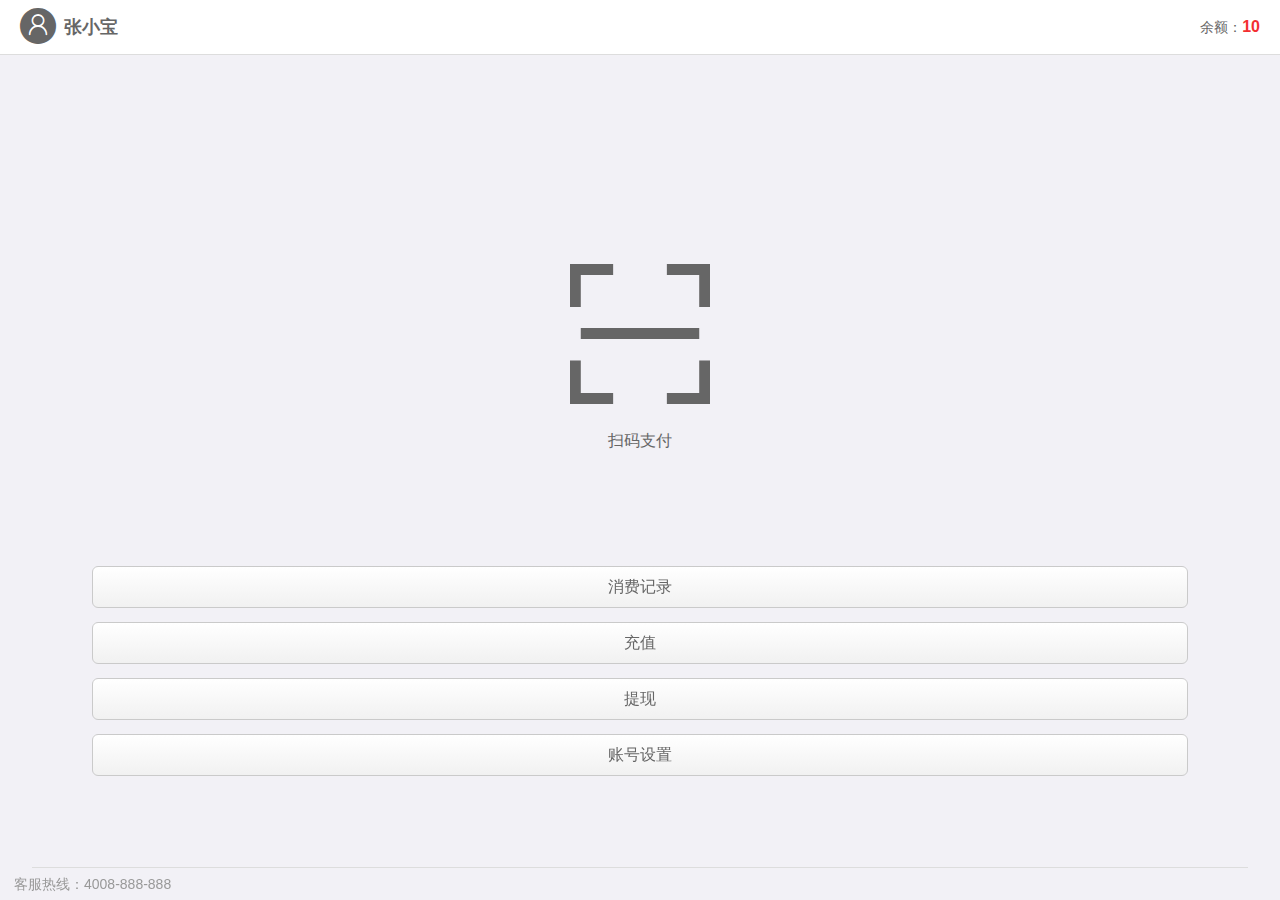
<file: index.html>
<!doctype html>
<html>
<head>
<meta http-equiv="Content-Type" content="text/html; charset=utf-8" />
<meta name="viewport" content="width=device-width, initial-scale=1, minimum-scale=1, maximum-scale=1">
<title>易付云个人中心</title>
<!--框架css-->
<link href="css/common_h5.css" rel="stylesheet" type="text/css"/><!--公共css-->
<!--附加css-->
<link href="css/xsda.css" rel="stylesheet" type="text/css"/>
<!--公共js-->
<script language="JavaScript" charset="utf-8" src="bil/jquery-1.9.1.min.js"></script>
</head>
<body class="qkybody h100 po_ab">

<!--头部标准，一般固定-->
<div class="qkyh5_header noshadow">
	<div class="ub ub-ac pa_lr20 pa_tb6  ba_ff br_b br_ddd">
    <div><i class="appicon mr8 fz_36">&#xe638;</i></div>
    <div class="ub-f1 fz_we fz_18">张小宝</div>
    <div class="ub-f2"></div>
    <div class="ub-f1 t_r">余额：<span class="co_red fz_we fz_16">10</span></div>
    </div>
</div>

<!--中部标准，一般放列表-->
<div class="qkyh5_main pb0 h100 box_b">
	
    <div class="s_box">
    <a class="t_c iskuai"><i class="appicon fz_160">&#xe622;</i></a>
    <div class="t_c fz_16 co_z6 pt10">扫码支付</div>
    </div>
   <div class="a_box clear3">
       <a class="pro_zfbut po_r un" href="index_xfjl.html">消费记录</a>
       <a class="pro_zfbut po_r un" href="index_cz.html">充值</a>
       <a class="pro_zfbut po_r un" href="index_tx.html">提现</a>
       <a class="pro_zfbut po_r un" href="index_zhsz.html">账号设置</a>
       <!--<div class="a_ul"><a class="a_li" href="index_xfjl.html">消费记录</a></div>
       <div class="a_ul"><a class="a_li" href="index_cz.html">充值</a></div>
       <div class="a_ul"><a class="a_li" href="index_tx.html">提现</a></div>
       <div class="a_ul"><a class="a_li" href="index_zhsz.html">账号设置</a></div>-->
   </div>
   <div class="plu"><a href="tel:4008-888-888">客服热线：4008-888-888</a></div>
</div>



<script>
$(function(){
	qkyh5_topa_header(0,1);	
	$(".a_li").each(function(i) {
        $(this).css({"height":$(this).width()+"px","line-height":$(this).width()+"px"});
    });
	
});

//自动变化以头部的距离，i为想离头部有多远，可以负数
function qkyh5_topa_header(i,jq){
	if(jq==1){
	var titHeight = $('.qkyh5_header').height()+i;
	}else{
	var titHeight = $('.qkyh5_header').offset().height+i;}
	//console.log(titHeight);
	$(".qkyh5_main").css({"paddingTop":titHeight+"px"});
}
</script>
</body>
</html>
</file>
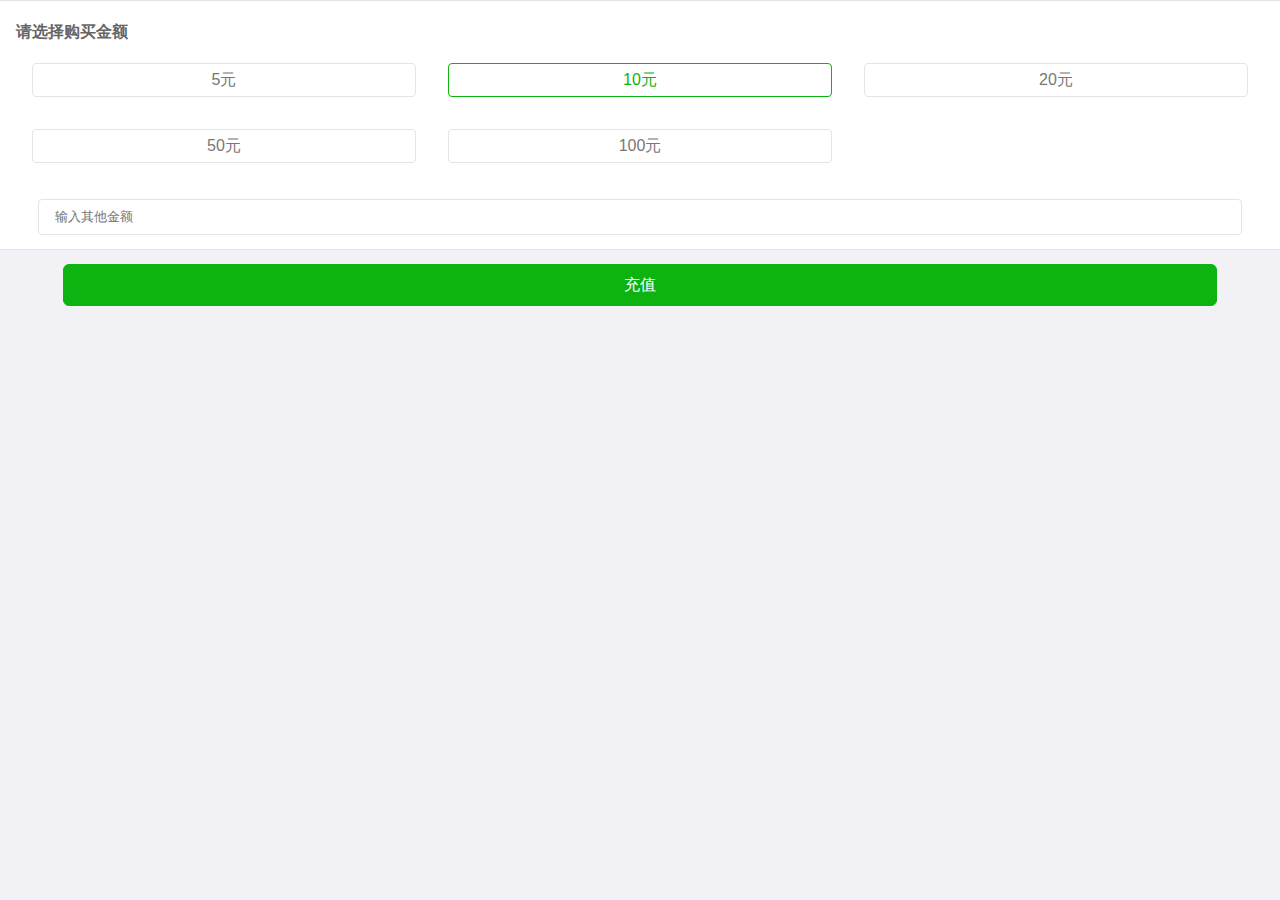
<file: index_cz.html>
<!doctype html>
<html>
<head>
<meta http-equiv="Content-Type" content="text/html; charset=utf-8" />
<meta name="viewport" content="width=device-width, initial-scale=1, minimum-scale=1, maximum-scale=1">
<title>充值</title>
<!--框架css-->
<link href="css/common_h5.css" rel="stylesheet" type="text/css"/><!--公共css-->
<!--附加css-->
<link href="css/xsda.css" rel="stylesheet" type="text/css"/>
<!--公共js-->
<script language="JavaScript" charset="utf-8" src="bil/jquery-1.9.1.min.js"></script>
</head>
<body class="qkybody h100 po_ab">



<!--中部标准，一般放列表-->
<div class="qkyh5_main pb0 ">
	
    <div class="pro_zfbox ba_ff br_b br_t br_wx pb10">
       <div class="pa_lr16 clear3 pa_tb14">
           <div class="fl fz_16 lh co_z6 fz_we">请选择购买金额</div>
           
       </div>
       <div class="pro_zfcho clear3">
       <a>5元</a><a class="cur">10元</a><a>20元</a><a>50元</a><a>100元</a>
       </div>
       <input type="text" class="zf_input" placeholder="输入其他金额">
   </div>
   <a class="pro_zfbut po_r zf"><i class="appicon fz_we zf_icon">&#xe600;</i>充值</a>
</div>



<script>
$(function(){
	pro_zfcho();
	$(".pro_zfbut.zf").click(function(){		
		$(".zf_icon").addClass("open");
		setTimeout(function(){
			window.location.href="index_xfjl.html"; 
			},2000);
	});
});
function pro_zfcho(){
	$(".pro_zfcho a").each(function(i) {
		$(this).click(function(){
			$(this).addClass("cur").siblings().removeClass("cur")
		}); 
    });
}

</script>
</body>
</html>
</file>
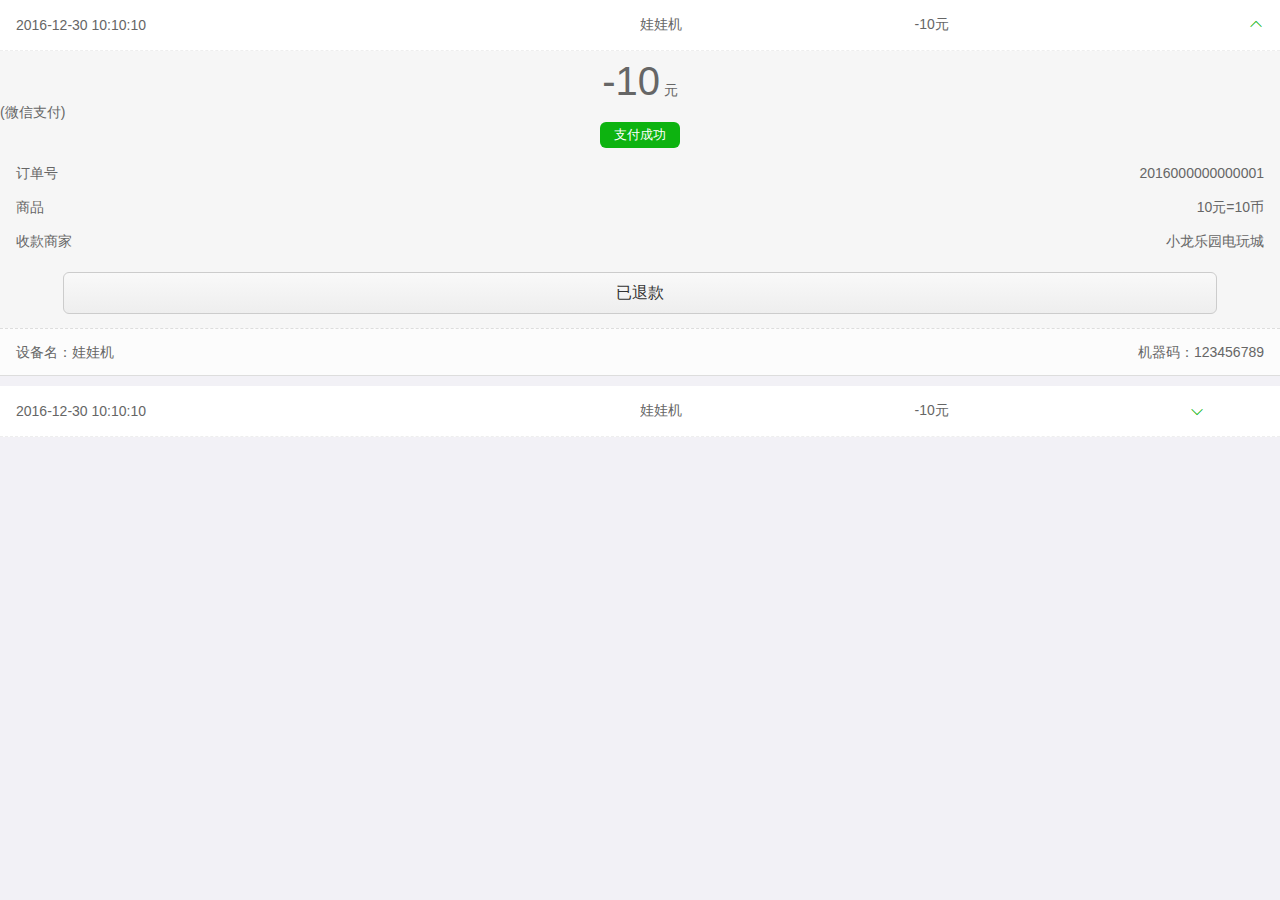
<file: index_tkjl.html>
<!doctype html>
<html>
<head>
<meta http-equiv="Content-Type" content="text/html; charset=utf-8" />
<meta name="viewport" content="width=device-width, initial-scale=1, minimum-scale=1, maximum-scale=1">
<title>退款记录</title>
<!--框架css-->
<link href="css/common_h5.css" rel="stylesheet" type="text/css"/><!--公共css-->
<!--附加css-->
<link href="css/xsda.css" rel="stylesheet" type="text/css"/>
<!--公共js-->
<script language="JavaScript" charset="utf-8" src="bil/jquery-1.9.1.min.js"></script>
</head>
<body class="qkybody h100 po_ab">



<!--中部标准，一般放列表-->
<div class="qkyh5_main pb0 h100 ">
    <div class="jl_li">
    	<div class="jl_li_up ub ub-ac">
            <div class="wd_50 dian3">2016-12-30 10:10:10</div>
            <div class="wd_22 dian3">娃娃机</div>
            <div class="wd_22">-10元</div>
            <div class="ub-f1 t_r jl_iconbtn"><i class="appicon iskuai trn">&#xe60b;</i></div>
        </div>
        <div class="jl_li_down" style="display:block">
        	<div class="t_c pt2"><span class="fz_40 co_z6">-10</span> 元</div>
            <div class="zf_tips">(微信支付)</div>
            <div class="tips mb8">支付成功</div>
        
            <div class="ub ub-ac down_li">
                <div class="ub-f1">订单号</div>
                <div class="ub-f1 t_r"> 2016000000000001</div>
            </div>
            <div class="ub ub-ac down_li">
                <div class="ub-f1">商品</div>
                <div class="t_r ub-f1">10元=10币</div>
            </div>
            <div class="down_li ub ub-ac "><div class="ub-f1">收款商家</div><div class="ub-f1 t_r">小龙乐园电玩城</div></div>
            <a class="pro_zfbut po_r on">已退款</a>
        
            <div class="ub ub-ac down_li line">
                <div  class="ub-f1">设备名：娃娃机</div>
                <div class="t_r ub-f1">机器码：123456789</div>
            </div>
        </div>
    </div>
    
    <div class="jl_li">
    	<div class="jl_li_up ub ub-ac">
            <div class="wd_50 dian3">2016-12-30 10:10:10</div>
            <div class="wd_22 dian3">娃娃机</div>
            <div class="wd_22">-10元</div>
            <div class="ub-f1 t_r jl_iconbtn"><i class="appicon iskuai r180 trn">&#xe60b;</i></div>
        </div>
        <div class="jl_li_down" >
        	<div class="t_c pt2"><span class="fz_40 co_z6">-10</span> 元</div>
            <div class="zf_tips">(微信支付)</div>
            <div class="tips mb8">支付成功</div>
        
            <div class="ub ub-ac down_li">
                <div class="ub-f1">订单号</div>
                <div class="ub-f1 t_r"> 2016000000000001</div>
            </div>
            <div class="ub ub-ac down_li">
                <div class="ub-f1">商品</div>
                <div class="t_r ub-f1">10元=10币</div>
            </div>
            <div class="down_li ub ub-ac "><div class="ub-f1">收款商家</div><div class="ub-f1 t_r">小龙乐园电玩城</div></div>
            <a class="pro_zfbut po_r on">已退款</a>
        
            <div class="ub ub-ac down_li line">
                <div  class="ub-f1">设备名：娃娃机</div>
                <div class="t_r ub-f1">机器码：123456789</div>
            </div>
        </div>
    </div>
    
   
</div>



<script>
$(function(){
$(".jl_iconbtn").on("click","i",function(){
	$(this).toggleClass("r180");
	$(this).parents(".jl_li").find(".jl_li_down").slideToggle(200);
	//$(this).parents(".jl_li").siblings().find(".jl_li_down").slideUp(200);
	//$(this).parents(".jl_li").siblings().find(".jl_iconbtn").removeClass("r180");
});
});

</script>
</body>
</html>
</file>
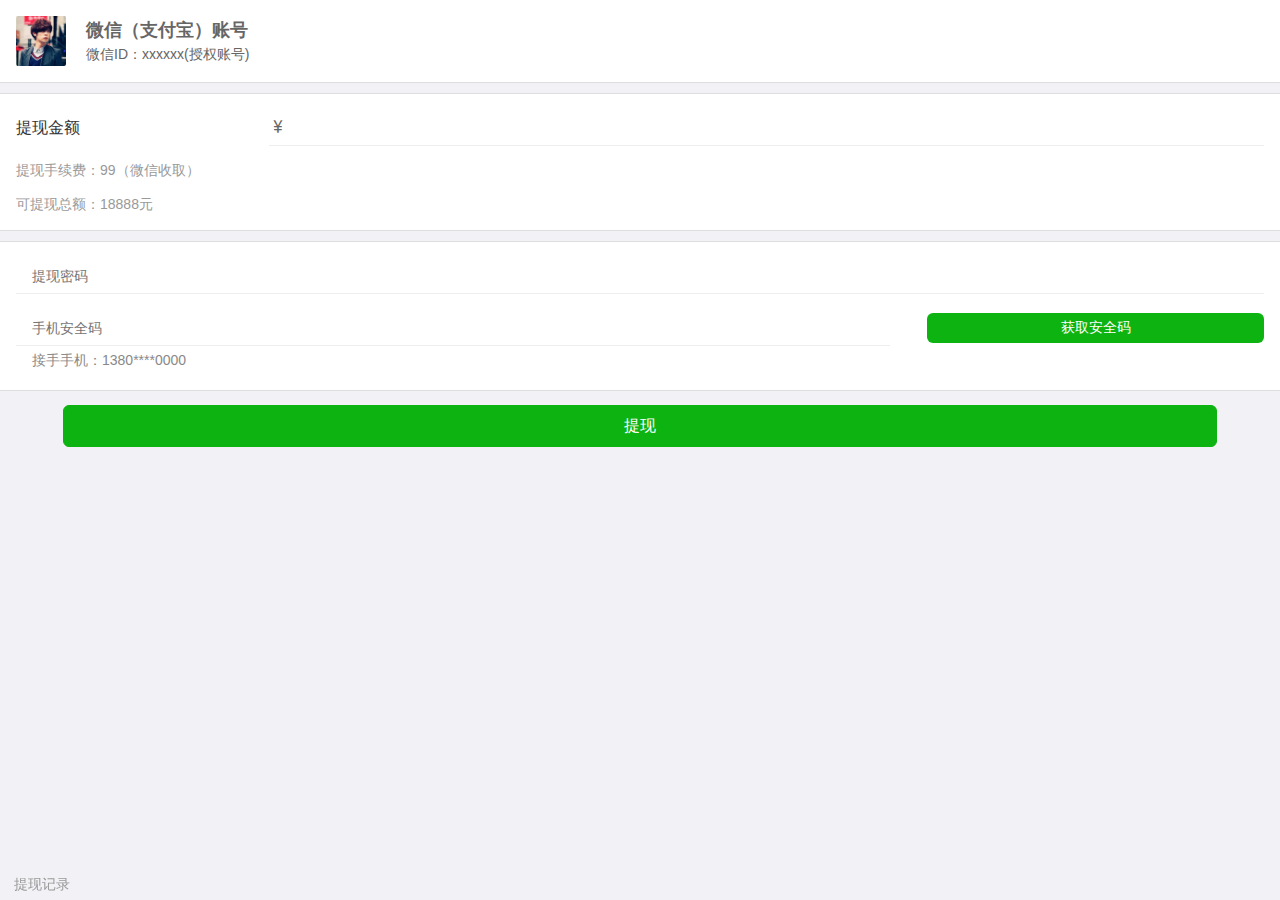
<file: index_tx.html>
<!doctype html>
<html>
<head>
<meta http-equiv="Content-Type" content="text/html; charset=utf-8" />
<meta name="viewport" content="width=device-width, initial-scale=1, minimum-scale=1, maximum-scale=1">
<title>提现</title>
<!--框架css-->
<link href="css/common_h5.css" rel="stylesheet" type="text/css"/><!--公共css-->
<!--附加css-->
<link href="css/xsda.css" rel="stylesheet" type="text/css"/>
<!--公共js-->
<script language="JavaScript" charset="utf-8" src="bil/jquery-1.9.1.min.js"></script>
</head>
<body class="qkybody h100 po_ab">

<!--中部标准，一般放列表-->
<div class="qkyh5_main pb0 h100 box_b">
	
    <div class="wx_info ub ub-ac ba_ff br_b br_ddd pa_16">
    <div class="wx_tx"><img src="images/tx_1.jpg"></div>
    <div class="ub-f5 pl20"><label class="iskuai fz_18 fz_we mb4">微信（支付宝）账号</label><span>微信ID：xxxxxx(授权账号)</span></div>
    </div>
    
    <div class="tx_box ba_ff br_b br_t  br_ddd pa_lr16 mt10">
    <div class="pt16 ub ub-ac">
    <div class="fz_16 ub-f1 co_z3">提现金额</div>
    <div class="ub-f4 po_r"><input type="text" class="tx_input"><i class="appicon po_ab tx_icon">&#xe613;</i></div>
    </div>
    <div class="co_z9 pt16 pb8">提现手续费：99（微信收取）</div>
    <div class="co_z9 pt8 pb16">可提现总额：18888元</div>
    </div>
    
    <div class=" ba_ff br_b br_t br_ddd pa_lr16 mt10">
    <div class="wd_100 ma_lrauto pt16 pb8"><input type="text" class="tx_input fz_14"  placeholder="提现密码"></div>
    <div class="wd_100 ma_lrauto pt8 ub ub-ac">
    <div class=" wd_70"><input type="text" class="tx_input fz_14"  placeholder="手机安全码"></div>
    <div class="wd_30 t_r"><a class="btn wd_90 fz_14">获取安全码</a></div>
    </div>
    <div class=" co_89 pt6 pb20  wd_100 ma_lrauto box_b pl16">接手手机：1380****0000</div>
    </div>
    
    <a class="pro_zfbut po_r zf"><i class="appicon fz_we zf_icon">&#xe600;</i>提现</a>
    
   <div class="plu"><a href="index_txjl.html">提现记录</a></div>
</div>



<script>
$(function(){
	$(".pro_zfbut.zf").click(function(){		
		$(".zf_icon").addClass("open");
		setTimeout(function(){
			window.location.href="index_txjl.html"; 
			
			},2000);
	});
	
});


</script>
</body>
</html>
</file>
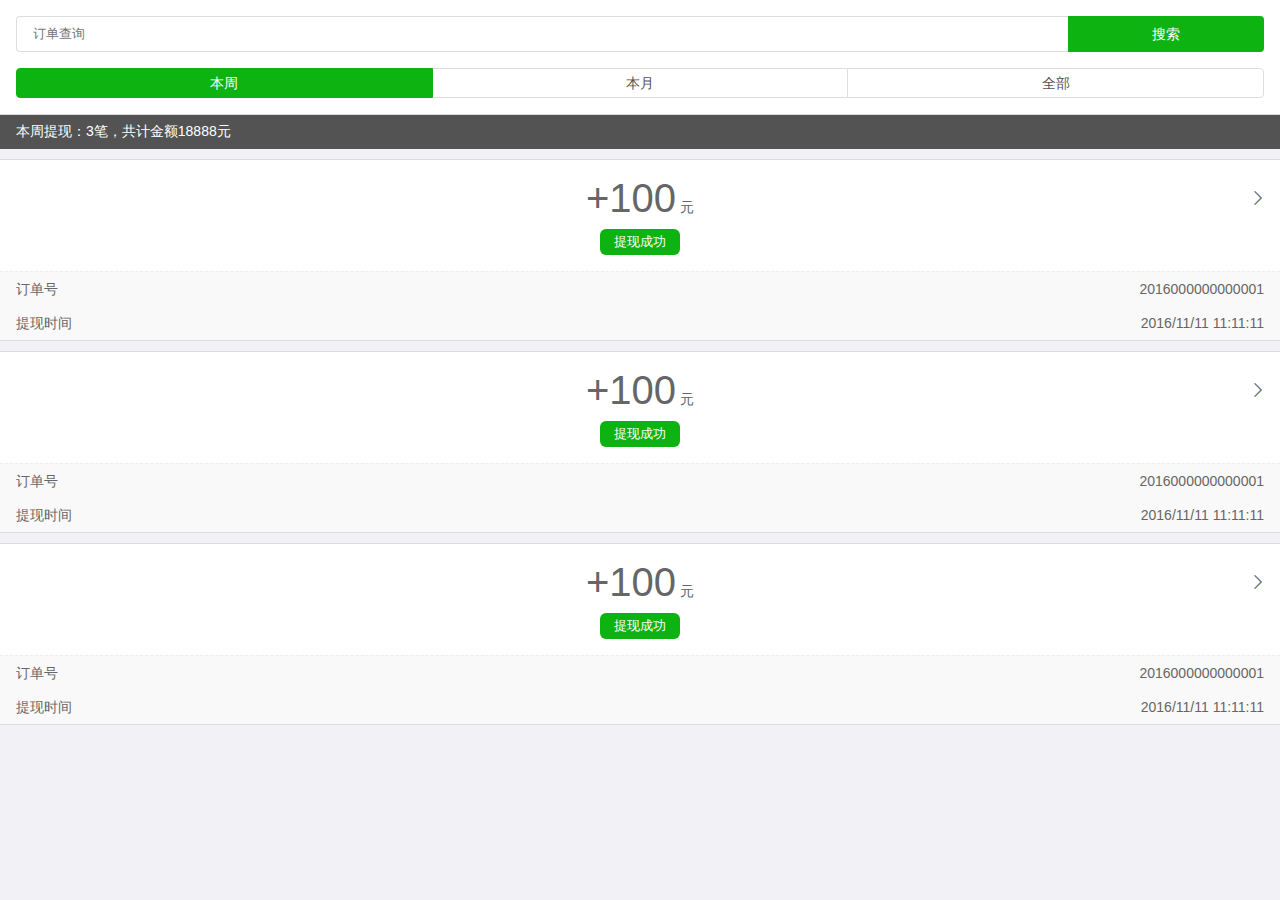
<file: index_txjl.html>
<!doctype html>
<html>
<head>
<meta http-equiv="Content-Type" content="text/html; charset=utf-8" />
<meta name="viewport" content="width=device-width, initial-scale=1, minimum-scale=1, maximum-scale=1">
<title>提现记录</title>
<!--框架css-->
<link href="css/common_h5.css" rel="stylesheet" type="text/css"/><!--公共css-->
<!--附加css-->
<link href="css/xsda.css" rel="stylesheet" type="text/css"/>
<!--公共js-->
<script language="JavaScript" charset="utf-8" src="bil/jquery-1.9.1.min.js"></script>
</head>
<body class="qkybody h100 po_ab">


<!--头部标准，一般固定-->
<div class="qkyh5_header noshadow">
	<div class="ba_ff br_b br_ddd pa_16 ">
        <div class="input_btn ub ub-ac">
            <div class="ub-f5"><input type="text" placeholder="订单查询"></div>
            <a class="btn ub-f1 iskuai fz_14">搜索</a>
        </div>
        <div class="lt_btn3 ub ub-ac mt16">
        <a class="btn ub-f1 active trn">本周</a>
        <a class="btn ub-f1 trn">本月</a>
        <a class="btn ub-f1 trn">全部</a>
        </div>
    </div>
    <div class="ba_53  pa_tb8 pa_lr16  co_ff">本周提现：3笔，共计金额18888元</div>
</div>

<!--中部标准，一般放列表-->
<div class="qkyh5_main h100 box_b pb32">
	
    <div class="tx_li ba_ff br_b br_t br_ddd mt10">
        <div class="t_c pt16 pb8 po_r wd_100">
            <span class="fz_40 co_z6">+100</span> 元 
            <a class="po_ab_r tx_morebtn"><i class="appicon">&#xe61a;</i></a>
        </div>
        <div class="tips mb16">提现成功</div>
        <div class="txli_down">
        <div class="down_li ub ub-ac"><div class="ub-f1">订单号</div><div class="ub-f1 t_r">2016000000000001</div></div>
        <div class="txli_more">
             <div class="down_li ub ub-ac"><div class="ub-f1">提现人</div><div class="ub-f1 t_r">张三丰</div></div>
             <div class="down_li ub ub-ac"><div class="ub-f1">账户ID</div><div class="ub-f1 t_r">xxxxxxxxxxxx</div></div>
             <div class="down_li ub ub-ac"><div class="ub-f1">提现账号</div><div class="ub-f1 t_r">微信账户</div></div>
        </div>
        <div class="down_li ub ub-ac"><div class="ub-f1">提现时间</div><div class="ub-f1 t_r">2016/11/11 11:11:11</div></div> 
        </div>       
    </div>
    
    <div class="tx_li ba_ff br_b br_t br_ddd mt10">
        <div class="t_c pt16 pb8 po_r wd_100">
            <span class="fz_40 co_z6">+100</span> 元 
            <a class="po_ab_r tx_morebtn"><i class="appicon">&#xe61a;</i></a>
        </div>
        <div class="tips mb16">提现成功</div>
        <div class="txli_down">    
        <div class="down_li ub ub-ac"><div class="ub-f1">订单号</div><div class="ub-f1 t_r">2016000000000001</div></div>
        <div class="txli_more">
             <div class="down_li ub ub-ac"><div class="ub-f1">提现人</div><div class="ub-f1 t_r">张三丰</div></div>
             <div class="down_li ub ub-ac"><div class="ub-f1">账户ID</div><div class="ub-f1 t_r">xxxxxxxxxxxx</div></div>
             <div class="down_li ub ub-ac"><div class="ub-f1">提现账号</div><div class="ub-f1 t_r">微信账户</div></div>
        </div>
        <div class="down_li ub ub-ac"><div class="ub-f1">提现时间</div><div class="ub-f1 t_r">2016/11/11 11:11:11</div></div>  
        </div>   
    </div>
    
    <div class="tx_li ba_ff br_b br_t br_ddd mt10">
        <div class="t_c pt16 pb8 po_r wd_100">
            <span class="fz_40 co_z6">+100</span> 元 
            <a class="po_ab_r tx_morebtn"><i class="appicon">&#xe61a;</i></a>
        </div>
        <div class="tips mb16">提现成功</div>
        <div class="txli_down">    
        <div class="down_li ub ub-ac"><div class="ub-f1">订单号</div><div class="ub-f1 t_r">2016000000000001</div></div>
        <div class="txli_more">
             <div class="down_li ub ub-ac"><div class="ub-f1">提现人</div><div class="ub-f1 t_r">张三丰</div></div>
             <div class="down_li ub ub-ac"><div class="ub-f1">账户ID</div><div class="ub-f1 t_r">xxxxxxxxxxxx</div></div>
             <div class="down_li ub ub-ac"><div class="ub-f1">提现账号</div><div class="ub-f1 t_r">微信账户</div></div>
        </div>
        <div class="down_li ub ub-ac"><div class="ub-f1">提现时间</div><div class="ub-f1 t_r">2016/11/11 11:11:11</div></div>  
        </div>   
    </div>
    
    
    
           
   
</div>



<script>
$(function(){
	qkyh5_topa_header(0,1);	
		$(".tx_morebtn").click(function(){
			if($(this).find("i").attr("iscli")=="no"){
				$(this).find("i").html("&#xe65a;");
				$(this).parents(".tx_li").find(".txli_more").slideDown(200);
				$(this).find("i").attr("iscli","yes");
			}else{
				$(this).find("i").html("&#xe61a;");
				$(this).parents(".tx_li").find(".txli_more").slideUp(200);
				$(this).find("i").attr("iscli","no");
			}
			
		});
		
		$(".lt_btn3 .btn").on("click",function(){
			$(this).addClass("active").siblings().removeClass("active");
		})

});

//自动变化以头部的距离，i为想离头部有多远，可以负数
function qkyh5_topa_header(i,jq){
	if(jq==1){
	var titHeight = $('.qkyh5_header').height()+i;
	}else{
	var titHeight = $('.qkyh5_header').offset().height+i;}
	//console.log(titHeight);
	$(".qkyh5_main").css({"paddingTop":titHeight+"px"});
}

</script>
</body>
</html>
</file>
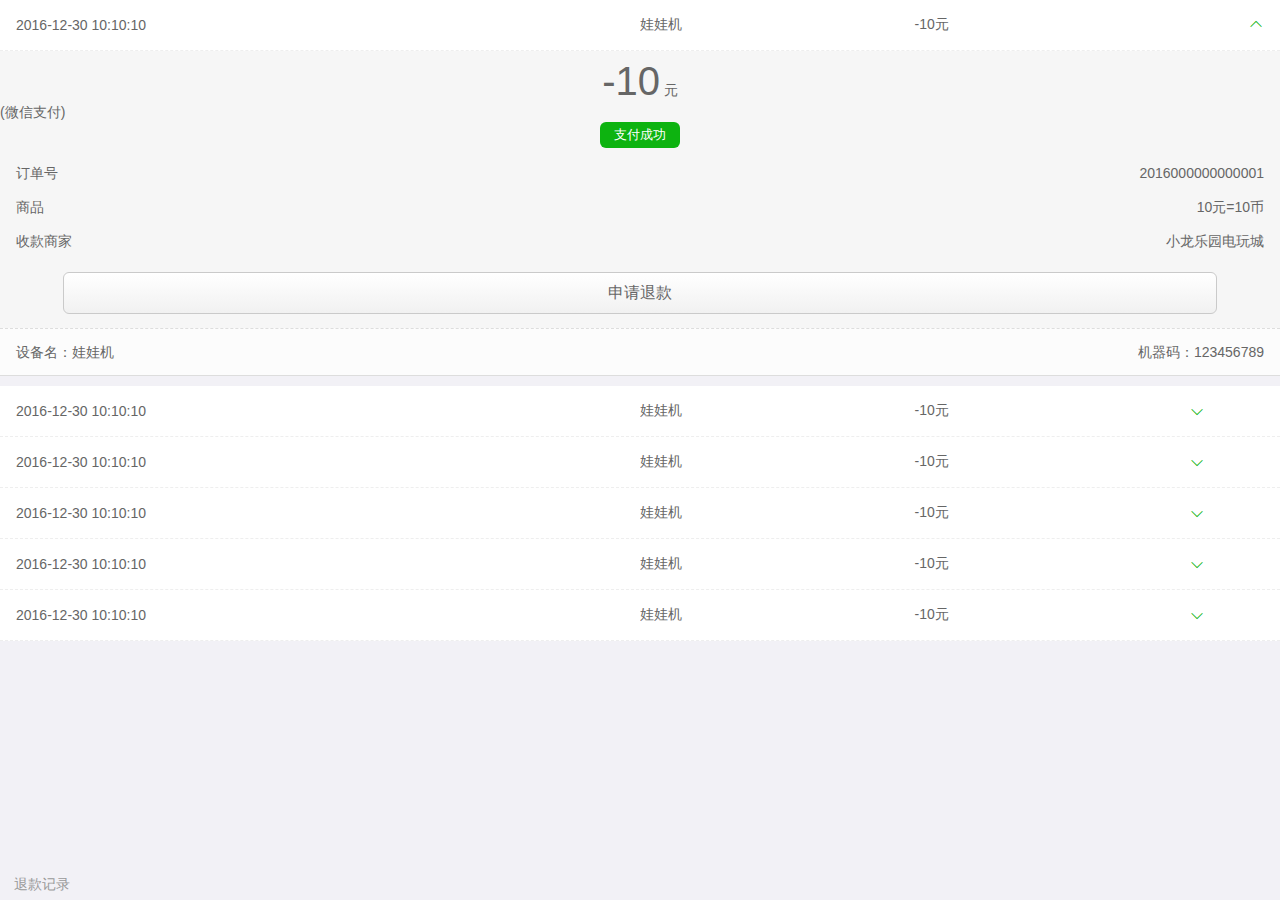
<file: index_xfjl.html>
<!doctype html>
<html>
<head>
<meta http-equiv="Content-Type" content="text/html; charset=utf-8" />
<meta name="viewport" content="width=device-width, initial-scale=1, minimum-scale=1, maximum-scale=1">
<title>消费记录</title>
<!--框架css-->
<link href="css/common_h5.css" rel="stylesheet" type="text/css"/><!--公共css-->
<!--附加css-->
<link href="css/xsda.css" rel="stylesheet" type="text/css"/>
<!--公共js-->
<script language="JavaScript" charset="utf-8" src="bil/jquery-1.9.1.min.js"></script>
</head>
<body class="qkybody h100 po_ab">



<!--中部标准，一般放列表-->
<div class="qkyh5_main pb32 h100 box_b">
    <div class="jl_li">
    	<div class="jl_li_up ub ub-ac">
            <div class="wd_50 dian3">2016-12-30 10:10:10</div>
            <div class="wd_22 dian3">娃娃机</div>
            <div class="wd_22">-10元</div>
            <div class="ub-f1 t_r jl_iconbtn"><i class="appicon iskuai trn">&#xe60b;</i></div>
        </div>
        <div class="jl_li_down" style="display:block;">
            <div class="t_c pt2"><span class="fz_40 co_z6">-10</span> 元</div>
            <div class="zf_tips">(微信支付)</div>
            <div class="tips mb8">支付成功</div>
        
            <div class="ub ub-ac down_li">
                <div class="ub-f1">订单号</div>
                <div class="ub-f1 t_r"> 2016000000000001</div>
            </div>
            <div class="ub ub-ac down_li">
                <div class="ub-f1">商品</div>
                <div class="t_r ub-f1">10元=10币</div>
            </div>
            <div class="down_li ub ub-ac "><div class="ub-f1">收款商家</div><div class="ub-f1 t_r">小龙乐园电玩城</div></div>
            <a class="pro_zfbut po_r un">申请退款</a>
            <div class="ub ub-ac down_li line">
                <div  class="ub-f1">设备名：娃娃机</div>
                <div class="t_r ub-f1">机器码：123456789</div>
            </div>
        </div>
    </div>
    
    <div class="jl_li">
    	<div class="jl_li_up ub ub-ac">
            <div class="wd_50 dian3">2016-12-30 10:10:10</div>
            <div class="wd_22 dian3">娃娃机</div>
            <div class="wd_22">-10元</div>
            <div class="ub-f1 t_r jl_iconbtn"><i class="appicon iskuai  r180 trn">&#xe60b;</i></div>
        </div>
        <div class="jl_li_down">
            <div class="t_c pt2"><span class="fz_40 co_z6">-10</span> 元</div>
            <div class="zf_tips">(微信支付)</div>
            <div class="tips mb8 unsuc">支付失败</div>
        
            <div class="ub ub-ac down_li">
                <div class="ub-f1">订单号</div>
                <div class="ub-f1 t_r"> 2016000000000001</div>
            </div>
            <div class="ub ub-ac down_li">
                <div class="ub-f1">商品</div>
                <div class="t_r ub-f1">10元=10币</div>
            </div>
            <div class="down_li ub ub-ac "><div class="ub-f1">收款商家</div><div class="ub-f1 t_r">小龙乐园电玩城</div></div>
            <a class="pro_zfbut po_r un">再次购买</a>
            <div class="ub ub-ac down_li line">
                <div  class="ub-f1">设备名：娃娃机</div>
                <div class="t_r ub-f1">机器码：123456789</div>
            </div>
        </div>
    </div>
    
    <div class="jl_li">
    	<div class="jl_li_up ub ub-ac">
            <div class="wd_50 dian3">2016-12-30 10:10:10</div>
            <div class="wd_22 dian3">娃娃机</div>
            <div class="wd_22">-10元</div>
            <div class="ub-f1 t_r jl_iconbtn"><i class="appicon iskuai  r180 trn">&#xe60b;</i></div>
        </div>
        <div class="jl_li_down">
            <div class="t_c pt2"><span class="fz_40 co_z6">-10</span> 元</div>
            <div class="zf_tips">(微信支付)</div>
            <div class="tips mb8">支付成功</div>
        
            <div class="ub ub-ac down_li">
                <div class="ub-f1">订单号</div>
                <div class="ub-f1 t_r"> 2016000000000001</div>
            </div>
            <div class="ub ub-ac down_li">
                <div class="ub-f1">商品</div>
                <div class="t_r ub-f1">10元=10币</div>
            </div>
            <div class="down_li ub ub-ac "><div class="ub-f1">收款商家</div><div class="ub-f1 t_r">小龙乐园电玩城</div></div>
            <a class="pro_zfbut po_r un">申请退款</a>
            <div class="ub ub-ac down_li line">
                <div  class="ub-f1">设备名：娃娃机</div>
                <div class="t_r ub-f1">机器码：123456789</div>
            </div>
        </div>
    </div>
    <div class="jl_li">
    	<div class="jl_li_up ub ub-ac">
            <div class="wd_50 dian3">2016-12-30 10:10:10</div>
            <div class="wd_22 dian3">娃娃机</div>
            <div class="wd_22">-10元</div>
            <div class="ub-f1 t_r jl_iconbtn"><i class="appicon iskuai  r180 trn">&#xe60b;</i></div>
        </div>
        <div class="jl_li_down">
            <div class="t_c pt2"><span class="fz_40 co_z6">-10</span> 元</div>
            <div class="zf_tips">(微信支付)</div>
            <div class="tips mb8">支付成功</div>
        
            <div class="ub ub-ac down_li">
                <div class="ub-f1">订单号</div>
                <div class="ub-f1 t_r"> 2016000000000001</div>
            </div>
            <div class="ub ub-ac down_li">
                <div class="ub-f1">商品</div>
                <div class="t_r ub-f1">10元=10币</div>
            </div>
            <div class="down_li ub ub-ac "><div class="ub-f1">收款商家</div><div class="ub-f1 t_r">小龙乐园电玩城</div></div>
            <a class="pro_zfbut po_r un">申请退款</a>
            <div class="ub ub-ac down_li line">
                <div  class="ub-f1">设备名：娃娃机</div>
                <div class="t_r ub-f1">机器码：123456789</div>
            </div>
        </div>
    </div>
    <div class="jl_li">
    	<div class="jl_li_up ub ub-ac">
            <div class="wd_50 dian3">2016-12-30 10:10:10</div>
            <div class="wd_22 dian3">娃娃机</div>
            <div class="wd_22">-10元</div>
            <div class="ub-f1 t_r jl_iconbtn"><i class="appicon iskuai  r180 trn">&#xe60b;</i></div>
        </div>
        <div class="jl_li_down">
            <div class="t_c pt2"><span class="fz_40 co_z6">-10</span> 元</div>
            <div class="zf_tips">(微信支付)</div>
            <div class="tips mb8">支付成功</div>
        
            <div class="ub ub-ac down_li">
                <div class="ub-f1">订单号</div>
                <div class="ub-f1 t_r"> 2016000000000001</div>
            </div>
            <div class="ub ub-ac down_li">
                <div class="ub-f1">商品</div>
                <div class="t_r ub-f1">10元=10币</div>
            </div>
            <div class="down_li ub ub-ac "><div class="ub-f1">收款商家</div><div class="ub-f1 t_r">小龙乐园电玩城</div></div>
            <a class="pro_zfbut po_r un">申请退款</a>
            <div class="ub ub-ac down_li line">
                <div  class="ub-f1">设备名：娃娃机</div>
                <div class="t_r ub-f1">机器码：123456789</div>
            </div>
        </div>
    </div>
    <div class="jl_li">
    	<div class="jl_li_up ub ub-ac">
            <div class="wd_50 dian3">2016-12-30 10:10:10</div>
            <div class="wd_22 dian3">娃娃机</div>
            <div class="wd_22">-10元</div>
            <div class="ub-f1 t_r jl_iconbtn"><i class="appicon iskuai  r180 trn">&#xe60b;</i></div>
        </div>
        <div class="jl_li_down">
            <div class="t_c pt2"><span class="fz_40 co_z6">-10</span> 元</div>
            <div class="zf_tips">(微信支付)</div>
            <div class="tips mb8">支付成功</div>
        
            <div class="ub ub-ac down_li">
                <div class="ub-f1">订单号</div>
                <div class="ub-f1 t_r"> 2016000000000001</div>
            </div>
            <div class="ub ub-ac down_li">
                <div class="ub-f1">商品</div>
                <div class="t_r ub-f1">10元=10币</div>
            </div>
            <div class="down_li ub ub-ac "><div class="ub-f1">收款商家</div><div class="ub-f1 t_r">小龙乐园电玩城</div></div>
            <a class="pro_zfbut po_r un">申请退款</a>
            <div class="ub ub-ac down_li line">
                <div  class="ub-f1">设备名：娃娃机</div>
                <div class="t_r ub-f1">机器码：123456789</div>
            </div>
        </div>
    </div>
    
   
   <div class="plu main_bg"><a href="index_tkjl.html">退款记录</a></div>
</div>



<script>
$(function(){
$(".jl_iconbtn").on("click","i",function(){
	$(this).toggleClass("r180");
	$(this).parents(".jl_li").find(".jl_li_down").slideToggle(200);
	//$(this).parents(".jl_li").siblings().find(".jl_li_down").slideUp(200);
	//$(this).parents(".jl_li").siblings().find(".jl_iconbtn").removeClass("r180");
});
});

</script>
</body>
</html>
</file>
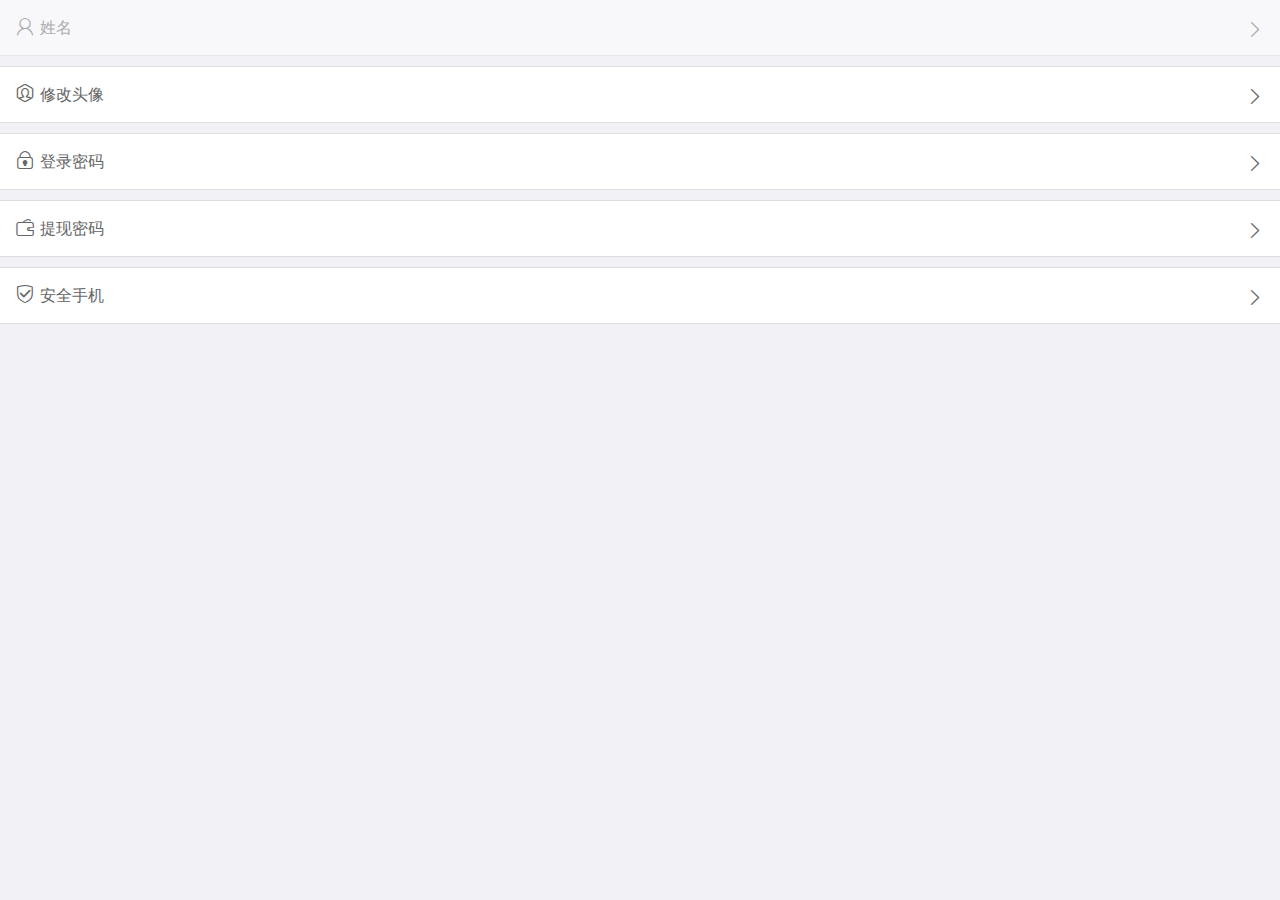
<file: index_zhsz.html>
<!doctype html>
<html>
<head>
<meta http-equiv="Content-Type" content="text/html; charset=utf-8" />
<meta name="viewport" content="width=device-width, initial-scale=1, minimum-scale=1, maximum-scale=1">
<title>账户设置</title>
<!--框架css-->
<link href="css/common_h5.css" rel="stylesheet" type="text/css"/><!--公共css-->
<!--附加css-->
<link href="css/xsda.css" rel="stylesheet" type="text/css"/>
<!--公共js-->
<script language="JavaScript" charset="utf-8" src="bil/jquery-1.9.1.min.js"></script>
</head>
<body class="qkybody h100 po_ab">



<!--中部标准，一般放列表-->
<div class="qkyh5_main pb0 h100">
	<a class="iskuai sz_li" to="one">
	<div class="ub ub-ac pa_16 ba_ff br_b br_ddd">
    <div class="ub_f3 fz_16 "><i class="appicon mr6 fz_18">&#xe715;</i>姓名</div>
    <div class="ub-f1 t_r"><i class="appicon fz_18">&#xe61a;</i></div>
    </div>
    </a>
    
    <a class="iskuai sz_li">
    <div class="ub ub-ac pa_16 ba_ff br_b br_t br_ddd mt10">
    <div class="ub_f3 fz_16 "><i class="appicon mr6 fz_18">&#xe62d;</i>修改头像</div>
    <div class="ub-f1 t_r"><i class="appicon fz_18">&#xe61a;</i></div>
    </div>
    </a>
    
    <a class="iskuai sz_li" to="two">
    <div class="ub ub-ac pa_16 ba_ff br_b br_t br_ddd mt10">
    <div class="ub_f3 fz_16"><i class="appicon mr6 fz_18">&#xecfa;</i>登录密码</div>
    <div class="ub-f1 t_r"><i class="appicon fz_18">&#xe61a;</i></div>
    </div>
    </a>
    
    <a class="iskuai sz_li" to="two">
    <div class="ub ub-ac pa_16 ba_ff br_b br_t br_ddd mt10">
    <div class="ub_f3 fz_16"><i class="appicon mr6 fz_18">&#xe63a;</i>提现密码</div>
    <div class="ub-f1 t_r"><i class="appicon fz_18">&#xe61a;</i></div>
    </div>
    </a>
    
    <a class="iskuai sz_li" to="four">
    <div class="ub ub-ac pa_16 ba_ff br_b br_t br_ddd mt10">
    <div class="ub_f3 fz_16"><i class="appicon mr6 fz_18">&#xe612;</i>安全手机</div>
    <div class="ub-f1 t_r"><i class="appicon fz_18">&#xe61a;</i></div>
    </div>
    </a>
</div>

<div class="pages one trn">

	<div class="pa_b20 pa_lr16 ba_ff br_b br_ddd">
    <div class="fz_16 co_z3">姓名</div>
    <input type="text" class="tx_input br_ddd" placeholder="请填写你想修改的姓名">
    </div>
    
    <a class="pro_zfbut ma_b20 ma_lrauto zf">确定修改</a>
</div>

<div class="pages two trn">
    <div class=" pa_16 ba_ff br_b br_ddd">
    
        <div class="pt20">
        <div class="fz_16 co_z3">原密码：</div>
        <input type="text" class="tx_input br_ddd fz_14" placeholder="输入原密码">
        </div>
        
        <div class="pt20">
        <div class="fz_16 co_z3">新密码：</div>
        <input type="text" class="tx_input br_ddd fz_14" placeholder="8位密码，字母+数字组合">
        </div>
        
        <div class="pt20">
        <div class="fz_16  co_z3">确认新密码：</div>
        <input type="text" class="tx_input br_ddd fz_14" placeholder="再次确认密码">
        </div>
        
        <div class="pt20">
        <div class="fz_16 co_z3">手机安全码：</div>
        <div class="ub ub-ac">
        <div class=" wd_70"><input type="text" class="tx_input fz_14 br_ddd"  placeholder="手机安全码"></div>
        <div class="wd_30 t_r"><a class="btn wd_90 fz_14">获取安全码</a></div>
        </div>

        </div>
        <div class=" co_89 pt6 box_b pl16 pb20">接手手机：1380****0000</div>
    </div>
    <a class="pro_zfbut ma_b20 ma_lrauto zf">确定修改</a>
</div>

<div class="pages three trn">
    <div class=" pa_16 ba_ff br_b br_ddd">
    
        <div class="pt20">
        <div class="fz_16 co_z3">原手机好：</div>
        <input type="text" class="tx_input br_ddd fz_14" placeholder="输入原手机号11位">
        </div>
        <div class="pa_tb20">
        <div class="fz_16 co_z3">手机安全码：</div>
        <div class="ub ub-ac">
        <div class=" wd_70"><input type="text" class="tx_input fz_14 br_ddd"  placeholder="手机安全码"></div>
        <div class="wd_30 t_r"><a class="btn wd_90 fz_14">获取安全码</a></div>
        </div>
        </div>
    </div>
    <a class="pro_zfbut ma_b20 ma_lrauto zf">下一步</a>
</div>

<div class="pages four trn">
    <div class=" pa_16 ba_ff br_b br_ddd">
    
        <div class="pt20">
        <div class="fz_16 co_z3">原手机好：</div>
        <input type="text" class="tx_input br_ddd fz_14" placeholder="输入原手机号11位">
        </div>
        <div class="pa_tb20">
        <div class="fz_16 co_z3">手机安全码：</div>
        <div class="ub ub-ac">
        <div class=" wd_70"><input type="text" class="tx_input fz_14 br_ddd"  placeholder="手机安全码"></div>
        <div class="wd_30 t_r"><a class="btn wd_90 fz_14">获取安全码</a></div>
        </div>
        </div>
    </div>
    <a class="pro_zfbut ma_b20 ma_lrauto zf">保存设置</a>
</div>


<script>
$(function(){
	$(".sz_li").on("click",function(){
	var where=$(this).attr("to");
	 //console.log(where);
	$("."+where).addClass("open");
	});
	$(".pro_zfbut").on("click",function(){
		$(".pages").removeClass("open");
	});
	
});


</script>
</body>
</html>
</file>
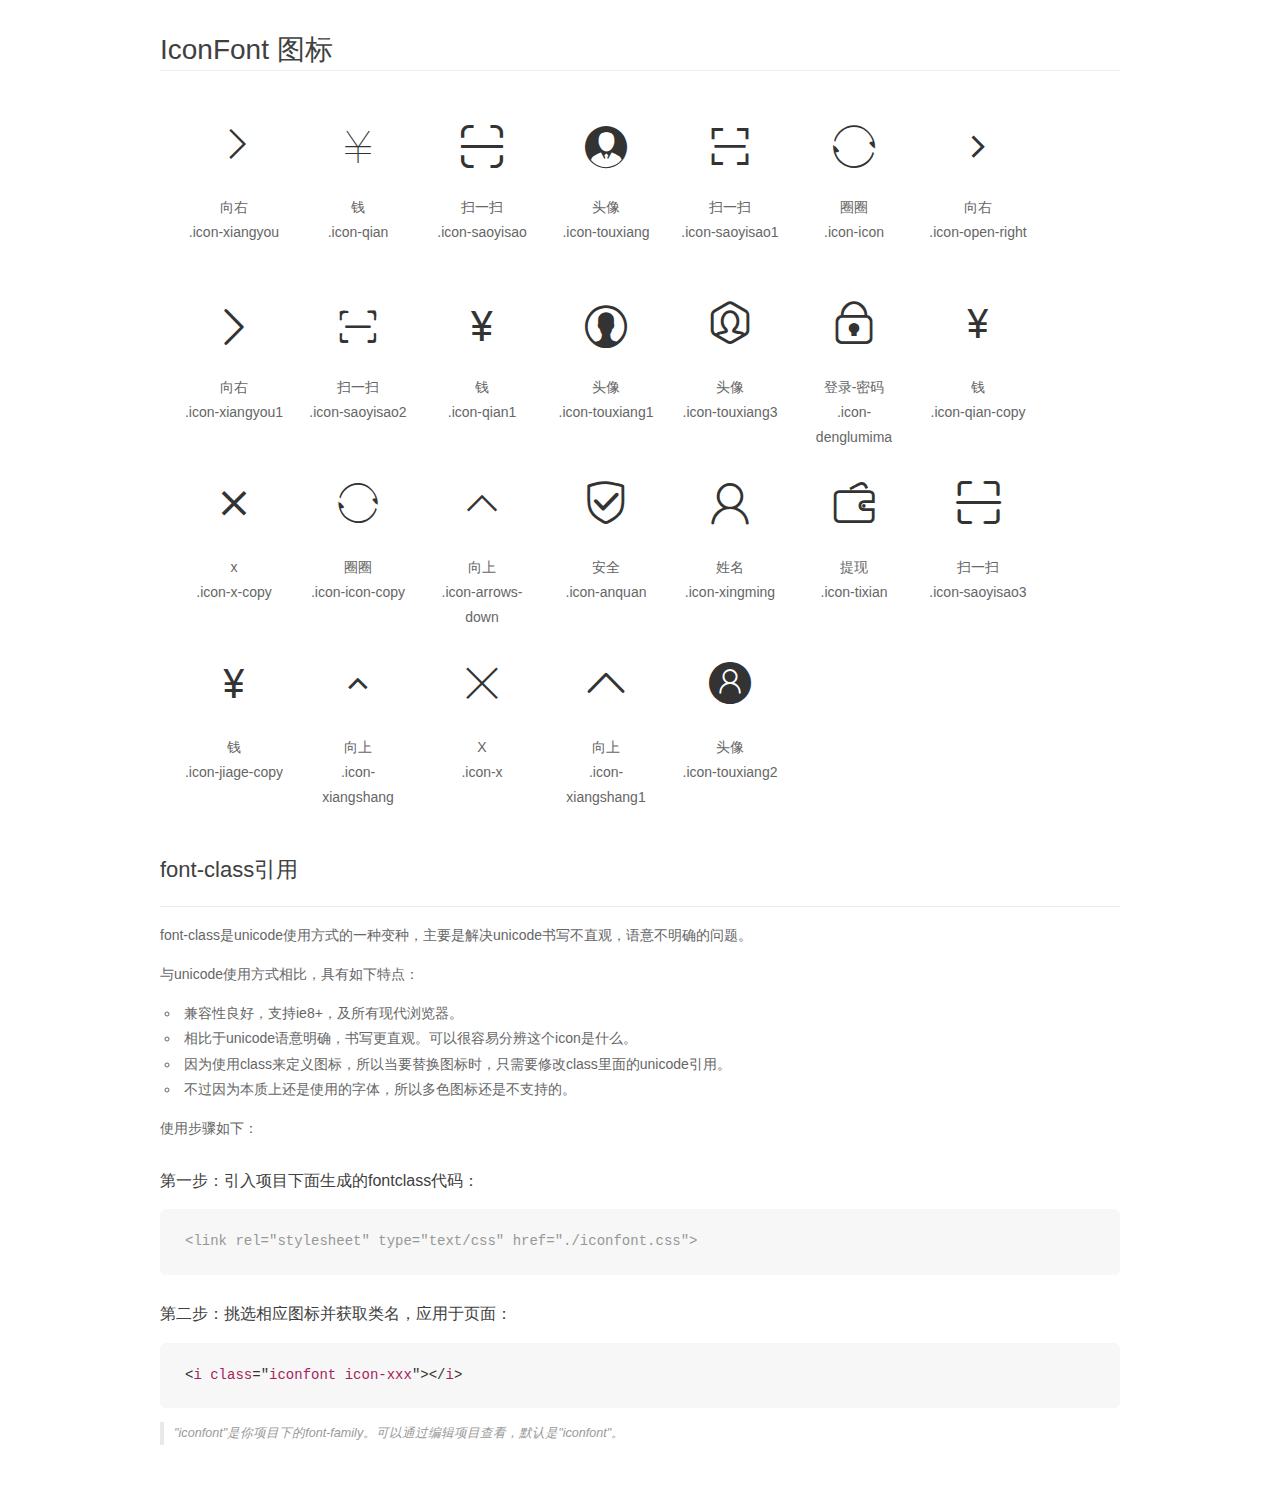
<file: iconfont/appicon_font/demo_fontclass.html>
<!DOCTYPE html>
<html>
<head>
    <meta charset="utf-8"/>
    <title>IconFont</title>
    <link rel="stylesheet" href="demo.css">
    <link rel="stylesheet" href="iconfont.css">
</head>
<body>
    <div class="main markdown">
        <h1>IconFont 图标</h1>
        <ul class="icon_lists clear">
            
                <li>
                <i class="icon iconfont icon-xiangyou"></i>
                    <div class="name">向右</div>
                    <div class="fontclass">.icon-xiangyou</div>
                </li>
            
                <li>
                <i class="icon iconfont icon-qian"></i>
                    <div class="name">钱</div>
                    <div class="fontclass">.icon-qian</div>
                </li>
            
                <li>
                <i class="icon iconfont icon-saoyisao"></i>
                    <div class="name">扫一扫</div>
                    <div class="fontclass">.icon-saoyisao</div>
                </li>
            
                <li>
                <i class="icon iconfont icon-touxiang"></i>
                    <div class="name">头像</div>
                    <div class="fontclass">.icon-touxiang</div>
                </li>
            
                <li>
                <i class="icon iconfont icon-saoyisao1"></i>
                    <div class="name">扫一扫</div>
                    <div class="fontclass">.icon-saoyisao1</div>
                </li>
            
                <li>
                <i class="icon iconfont icon-icon"></i>
                    <div class="name">圈圈</div>
                    <div class="fontclass">.icon-icon</div>
                </li>
            
                <li>
                <i class="icon iconfont icon-open-right"></i>
                    <div class="name">向右</div>
                    <div class="fontclass">.icon-open-right</div>
                </li>
            
                <li>
                <i class="icon iconfont icon-xiangyou1"></i>
                    <div class="name">向右</div>
                    <div class="fontclass">.icon-xiangyou1</div>
                </li>
            
                <li>
                <i class="icon iconfont icon-saoyisao2"></i>
                    <div class="name">扫一扫</div>
                    <div class="fontclass">.icon-saoyisao2</div>
                </li>
            
                <li>
                <i class="icon iconfont icon-qian1"></i>
                    <div class="name">钱</div>
                    <div class="fontclass">.icon-qian1</div>
                </li>
            
                <li>
                <i class="icon iconfont icon-touxiang1"></i>
                    <div class="name">头像</div>
                    <div class="fontclass">.icon-touxiang1</div>
                </li>
            
                <li>
                <i class="icon iconfont icon-touxiang3"></i>
                    <div class="name">头像</div>
                    <div class="fontclass">.icon-touxiang3</div>
                </li>
            
                <li>
                <i class="icon iconfont icon-denglumima"></i>
                    <div class="name">登录-密码</div>
                    <div class="fontclass">.icon-denglumima</div>
                </li>
            
                <li>
                <i class="icon iconfont icon-qian-copy"></i>
                    <div class="name">钱</div>
                    <div class="fontclass">.icon-qian-copy</div>
                </li>
            
                <li>
                <i class="icon iconfont icon-x-copy"></i>
                    <div class="name">x</div>
                    <div class="fontclass">.icon-x-copy</div>
                </li>
            
                <li>
                <i class="icon iconfont icon-icon-copy"></i>
                    <div class="name">圈圈</div>
                    <div class="fontclass">.icon-icon-copy</div>
                </li>
            
                <li>
                <i class="icon iconfont icon-arrows-down"></i>
                    <div class="name">向上</div>
                    <div class="fontclass">.icon-arrows-down</div>
                </li>
            
                <li>
                <i class="icon iconfont icon-anquan"></i>
                    <div class="name">安全</div>
                    <div class="fontclass">.icon-anquan</div>
                </li>
            
                <li>
                <i class="icon iconfont icon-xingming"></i>
                    <div class="name">姓名</div>
                    <div class="fontclass">.icon-xingming</div>
                </li>
            
                <li>
                <i class="icon iconfont icon-tixian"></i>
                    <div class="name">提现</div>
                    <div class="fontclass">.icon-tixian</div>
                </li>
            
                <li>
                <i class="icon iconfont icon-saoyisao3"></i>
                    <div class="name">扫一扫</div>
                    <div class="fontclass">.icon-saoyisao3</div>
                </li>
            
                <li>
                <i class="icon iconfont icon-jiage-copy"></i>
                    <div class="name">钱</div>
                    <div class="fontclass">.icon-jiage-copy</div>
                </li>
            
                <li>
                <i class="icon iconfont icon-xiangshang"></i>
                    <div class="name">向上</div>
                    <div class="fontclass">.icon-xiangshang</div>
                </li>
            
                <li>
                <i class="icon iconfont icon-x"></i>
                    <div class="name">X</div>
                    <div class="fontclass">.icon-x</div>
                </li>
            
                <li>
                <i class="icon iconfont icon-xiangshang1"></i>
                    <div class="name">向上</div>
                    <div class="fontclass">.icon-xiangshang1</div>
                </li>
            
                <li>
                <i class="icon iconfont icon-touxiang2"></i>
                    <div class="name">头像</div>
                    <div class="fontclass">.icon-touxiang2</div>
                </li>
            
        </ul>

        <h2 id="font-class-">font-class引用</h2>
        <hr>

        <p>font-class是unicode使用方式的一种变种，主要是解决unicode书写不直观，语意不明确的问题。</p>
        <p>与unicode使用方式相比，具有如下特点：</p>
        <ul>
        <li>兼容性良好，支持ie8+，及所有现代浏览器。</li>
        <li>相比于unicode语意明确，书写更直观。可以很容易分辨这个icon是什么。</li>
        <li>因为使用class来定义图标，所以当要替换图标时，只需要修改class里面的unicode引用。</li>
        <li>不过因为本质上还是使用的字体，所以多色图标还是不支持的。</li>
        </ul>
        <p>使用步骤如下：</p>
        <h3 id="-fontclass-">第一步：引入项目下面生成的fontclass代码：</h3>


        <pre><code class="lang-js hljs javascript"><span class="hljs-comment">&lt;link rel="stylesheet" type="text/css" href="./iconfont.css"&gt;</span></code></pre>
        <h3 id="-">第二步：挑选相应图标并获取类名，应用于页面：</h3>
        <pre><code class="lang-css hljs">&lt;<span class="hljs-selector-tag">i</span> <span class="hljs-selector-tag">class</span>="<span class="hljs-selector-tag">iconfont</span> <span class="hljs-selector-tag">icon-xxx</span>"&gt;&lt;/<span class="hljs-selector-tag">i</span>&gt;</code></pre>
        <blockquote>
        <p>"iconfont"是你项目下的font-family。可以通过编辑项目查看，默认是"iconfont"。</p>
        </blockquote>
    </div>
</body>
</html>
</file>
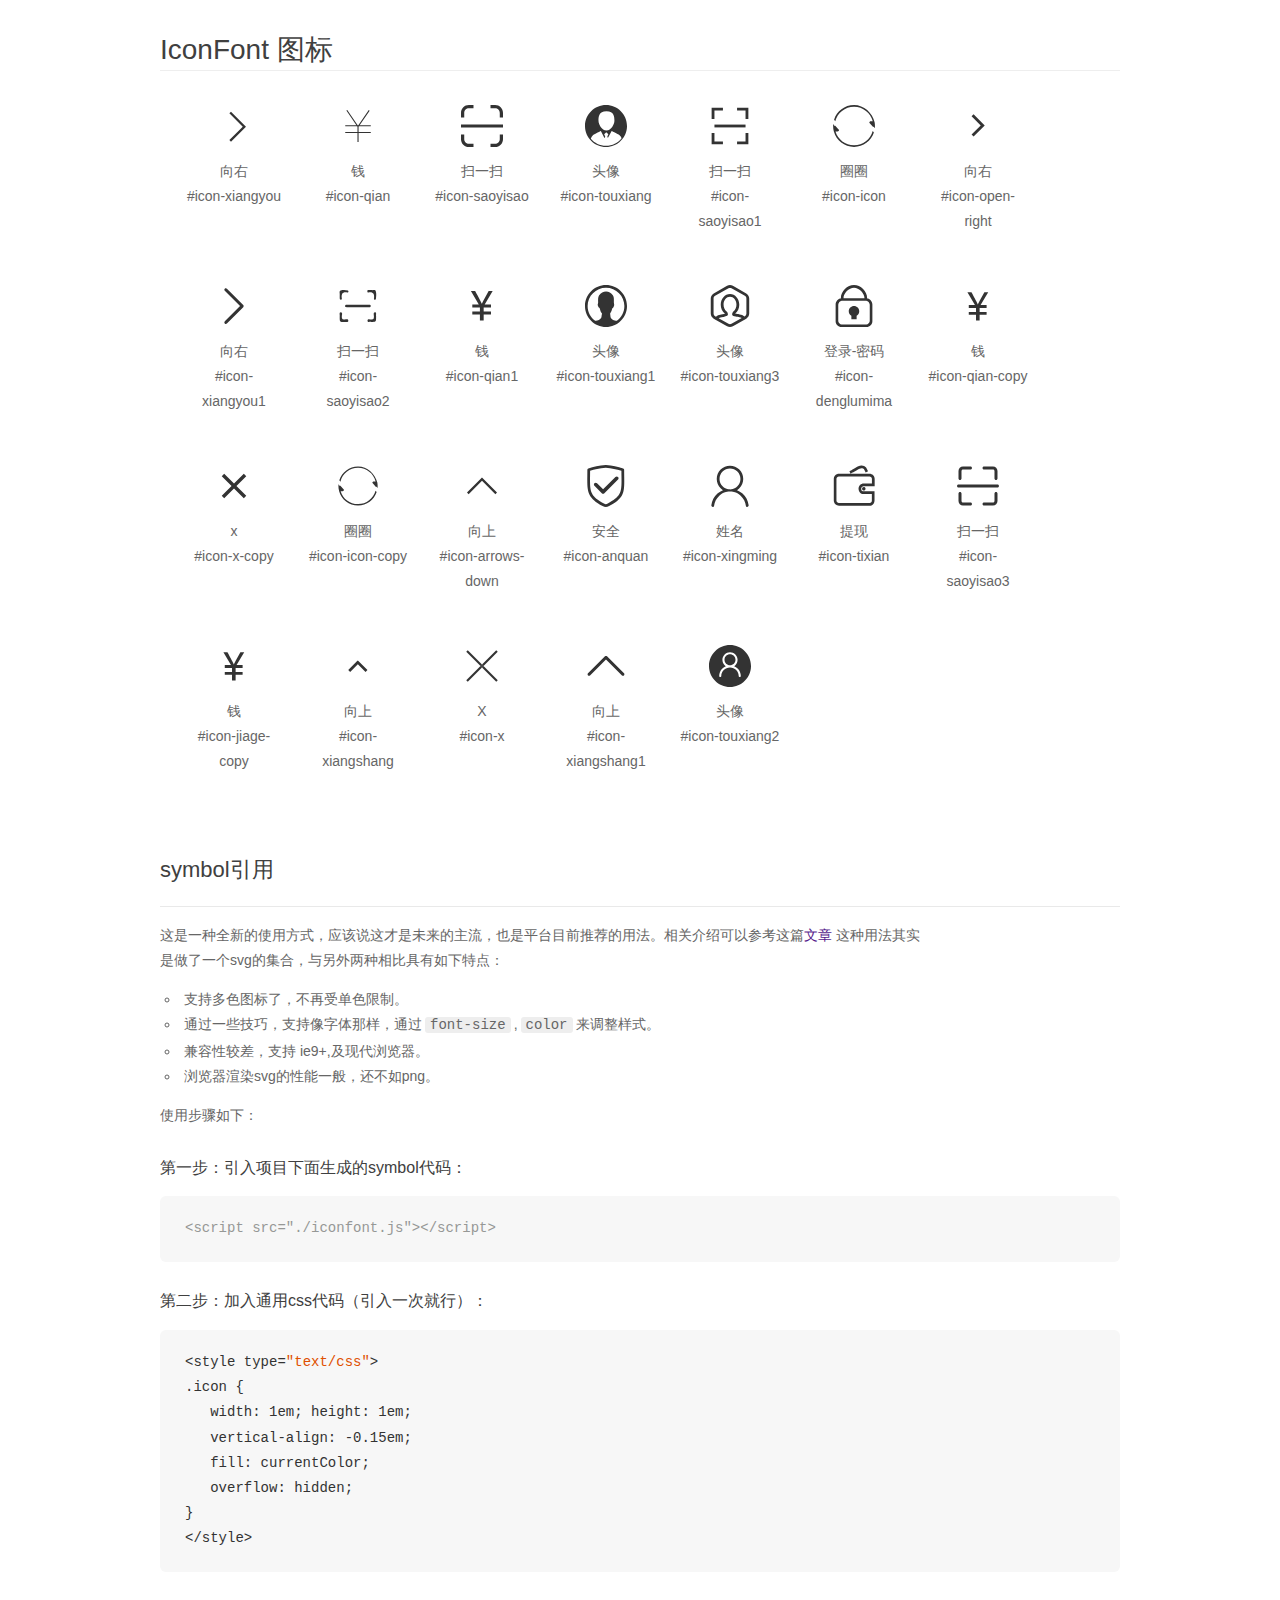
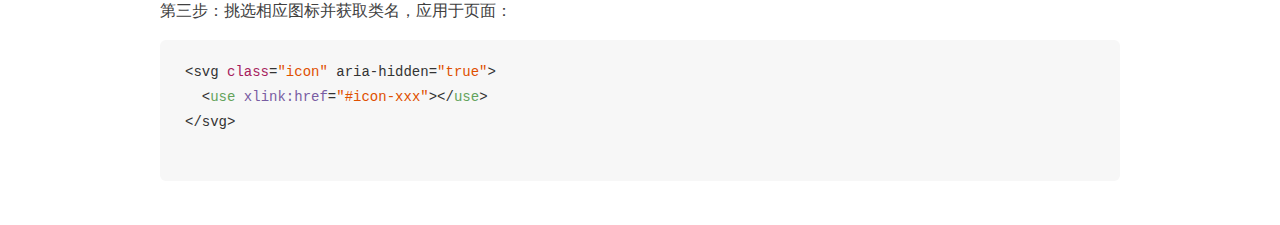
<file: iconfont/appicon_font/demo_symbol.html>
<!DOCTYPE html>
<html>
<head>
    <meta charset="utf-8"/>
    <title>IconFont</title>
    <link rel="stylesheet" href="demo.css">
    <script src="iconfont.js"></script>

    <style type="text/css">
        .icon {
          /* 通过设置 font-size 来改变图标大小 */
          width: 1em; height: 1em;
          /* 图标和文字相邻时，垂直对齐 */
          vertical-align: -0.15em;
          /* 通过设置 color 来改变 SVG 的颜色/fill */
          fill: currentColor;
          /* path 和 stroke 溢出 viewBox 部分在 IE 下会显示
             normalize.css 中也包含这行 */
          overflow: hidden;
        }

    </style>
</head>
<body>
    <div class="main markdown">
        <h1>IconFont 图标</h1>
        <ul class="icon_lists clear">
            
                <li>
                    <svg class="icon" aria-hidden="true">
                        <use xlink:href="#icon-xiangyou"></use>
                    </svg>
                    <div class="name">向右</div>
                    <div class="fontclass">#icon-xiangyou</div>
                </li>
            
                <li>
                    <svg class="icon" aria-hidden="true">
                        <use xlink:href="#icon-qian"></use>
                    </svg>
                    <div class="name">钱</div>
                    <div class="fontclass">#icon-qian</div>
                </li>
            
                <li>
                    <svg class="icon" aria-hidden="true">
                        <use xlink:href="#icon-saoyisao"></use>
                    </svg>
                    <div class="name">扫一扫</div>
                    <div class="fontclass">#icon-saoyisao</div>
                </li>
            
                <li>
                    <svg class="icon" aria-hidden="true">
                        <use xlink:href="#icon-touxiang"></use>
                    </svg>
                    <div class="name">头像</div>
                    <div class="fontclass">#icon-touxiang</div>
                </li>
            
                <li>
                    <svg class="icon" aria-hidden="true">
                        <use xlink:href="#icon-saoyisao1"></use>
                    </svg>
                    <div class="name">扫一扫</div>
                    <div class="fontclass">#icon-saoyisao1</div>
                </li>
            
                <li>
                    <svg class="icon" aria-hidden="true">
                        <use xlink:href="#icon-icon"></use>
                    </svg>
                    <div class="name">圈圈</div>
                    <div class="fontclass">#icon-icon</div>
                </li>
            
                <li>
                    <svg class="icon" aria-hidden="true">
                        <use xlink:href="#icon-open-right"></use>
                    </svg>
                    <div class="name">向右</div>
                    <div class="fontclass">#icon-open-right</div>
                </li>
            
                <li>
                    <svg class="icon" aria-hidden="true">
                        <use xlink:href="#icon-xiangyou1"></use>
                    </svg>
                    <div class="name">向右</div>
                    <div class="fontclass">#icon-xiangyou1</div>
                </li>
            
                <li>
                    <svg class="icon" aria-hidden="true">
                        <use xlink:href="#icon-saoyisao2"></use>
                    </svg>
                    <div class="name">扫一扫</div>
                    <div class="fontclass">#icon-saoyisao2</div>
                </li>
            
                <li>
                    <svg class="icon" aria-hidden="true">
                        <use xlink:href="#icon-qian1"></use>
                    </svg>
                    <div class="name">钱</div>
                    <div class="fontclass">#icon-qian1</div>
                </li>
            
                <li>
                    <svg class="icon" aria-hidden="true">
                        <use xlink:href="#icon-touxiang1"></use>
                    </svg>
                    <div class="name">头像</div>
                    <div class="fontclass">#icon-touxiang1</div>
                </li>
            
                <li>
                    <svg class="icon" aria-hidden="true">
                        <use xlink:href="#icon-touxiang3"></use>
                    </svg>
                    <div class="name">头像</div>
                    <div class="fontclass">#icon-touxiang3</div>
                </li>
            
                <li>
                    <svg class="icon" aria-hidden="true">
                        <use xlink:href="#icon-denglumima"></use>
                    </svg>
                    <div class="name">登录-密码</div>
                    <div class="fontclass">#icon-denglumima</div>
                </li>
            
                <li>
                    <svg class="icon" aria-hidden="true">
                        <use xlink:href="#icon-qian-copy"></use>
                    </svg>
                    <div class="name">钱</div>
                    <div class="fontclass">#icon-qian-copy</div>
                </li>
            
                <li>
                    <svg class="icon" aria-hidden="true">
                        <use xlink:href="#icon-x-copy"></use>
                    </svg>
                    <div class="name">x</div>
                    <div class="fontclass">#icon-x-copy</div>
                </li>
            
                <li>
                    <svg class="icon" aria-hidden="true">
                        <use xlink:href="#icon-icon-copy"></use>
                    </svg>
                    <div class="name">圈圈</div>
                    <div class="fontclass">#icon-icon-copy</div>
                </li>
            
                <li>
                    <svg class="icon" aria-hidden="true">
                        <use xlink:href="#icon-arrows-down"></use>
                    </svg>
                    <div class="name">向上</div>
                    <div class="fontclass">#icon-arrows-down</div>
                </li>
            
                <li>
                    <svg class="icon" aria-hidden="true">
                        <use xlink:href="#icon-anquan"></use>
                    </svg>
                    <div class="name">安全</div>
                    <div class="fontclass">#icon-anquan</div>
                </li>
            
                <li>
                    <svg class="icon" aria-hidden="true">
                        <use xlink:href="#icon-xingming"></use>
                    </svg>
                    <div class="name">姓名</div>
                    <div class="fontclass">#icon-xingming</div>
                </li>
            
                <li>
                    <svg class="icon" aria-hidden="true">
                        <use xlink:href="#icon-tixian"></use>
                    </svg>
                    <div class="name">提现</div>
                    <div class="fontclass">#icon-tixian</div>
                </li>
            
                <li>
                    <svg class="icon" aria-hidden="true">
                        <use xlink:href="#icon-saoyisao3"></use>
                    </svg>
                    <div class="name">扫一扫</div>
                    <div class="fontclass">#icon-saoyisao3</div>
                </li>
            
                <li>
                    <svg class="icon" aria-hidden="true">
                        <use xlink:href="#icon-jiage-copy"></use>
                    </svg>
                    <div class="name">钱</div>
                    <div class="fontclass">#icon-jiage-copy</div>
                </li>
            
                <li>
                    <svg class="icon" aria-hidden="true">
                        <use xlink:href="#icon-xiangshang"></use>
                    </svg>
                    <div class="name">向上</div>
                    <div class="fontclass">#icon-xiangshang</div>
                </li>
            
                <li>
                    <svg class="icon" aria-hidden="true">
                        <use xlink:href="#icon-x"></use>
                    </svg>
                    <div class="name">X</div>
                    <div class="fontclass">#icon-x</div>
                </li>
            
                <li>
                    <svg class="icon" aria-hidden="true">
                        <use xlink:href="#icon-xiangshang1"></use>
                    </svg>
                    <div class="name">向上</div>
                    <div class="fontclass">#icon-xiangshang1</div>
                </li>
            
                <li>
                    <svg class="icon" aria-hidden="true">
                        <use xlink:href="#icon-touxiang2"></use>
                    </svg>
                    <div class="name">头像</div>
                    <div class="fontclass">#icon-touxiang2</div>
                </li>
            
        </ul>


        <h2 id="symbol-">symbol引用</h2>
        <hr>

        <p>这是一种全新的使用方式，应该说这才是未来的主流，也是平台目前推荐的用法。相关介绍可以参考这篇<a href="">文章</a>
        这种用法其实是做了一个svg的集合，与另外两种相比具有如下特点：</p>
        <ul>
          <li>支持多色图标了，不再受单色限制。</li>
          <li>通过一些技巧，支持像字体那样，通过<code>font-size</code>,<code>color</code>来调整样式。</li>
          <li>兼容性较差，支持 ie9+,及现代浏览器。</li>
          <li>浏览器渲染svg的性能一般，还不如png。</li>
        </ul>
        <p>使用步骤如下：</p>
        <h3 id="-symbol-">第一步：引入项目下面生成的symbol代码：</h3>
        <pre><code class="lang-js hljs javascript"><span class="hljs-comment">&lt;script src="./iconfont.js"&gt;&lt;/script&gt;</span></code></pre>
        <h3 id="-css-">第二步：加入通用css代码（引入一次就行）：</h3>
        <pre><code class="lang-js hljs javascript">&lt;style type=<span class="hljs-string">"text/css"</span>&gt;
.icon {
   width: <span class="hljs-number">1</span>em; height: <span class="hljs-number">1</span>em;
   vertical-align: <span class="hljs-number">-0.15</span>em;
   fill: currentColor;
   overflow: hidden;
}
&lt;<span class="hljs-regexp">/style&gt;</span></code></pre>
        <h3 id="-">第三步：挑选相应图标并获取类名，应用于页面：</h3>
        <pre><code class="lang-js hljs javascript">&lt;svg <span class="hljs-class"><span class="hljs-keyword">class</span></span>=<span class="hljs-string">"icon"</span> aria-hidden=<span class="hljs-string">"true"</span>&gt;<span class="xml"><span class="hljs-tag">
  &lt;<span class="hljs-name">use</span> <span class="hljs-attr">xlink:href</span>=<span class="hljs-string">"#icon-xxx"</span>&gt;</span><span class="hljs-tag">&lt;/<span class="hljs-name">use</span>&gt;</span>
</span>&lt;<span class="hljs-regexp">/svg&gt;
        </span></code></pre>
    </div>
</body>
</html>
</file>
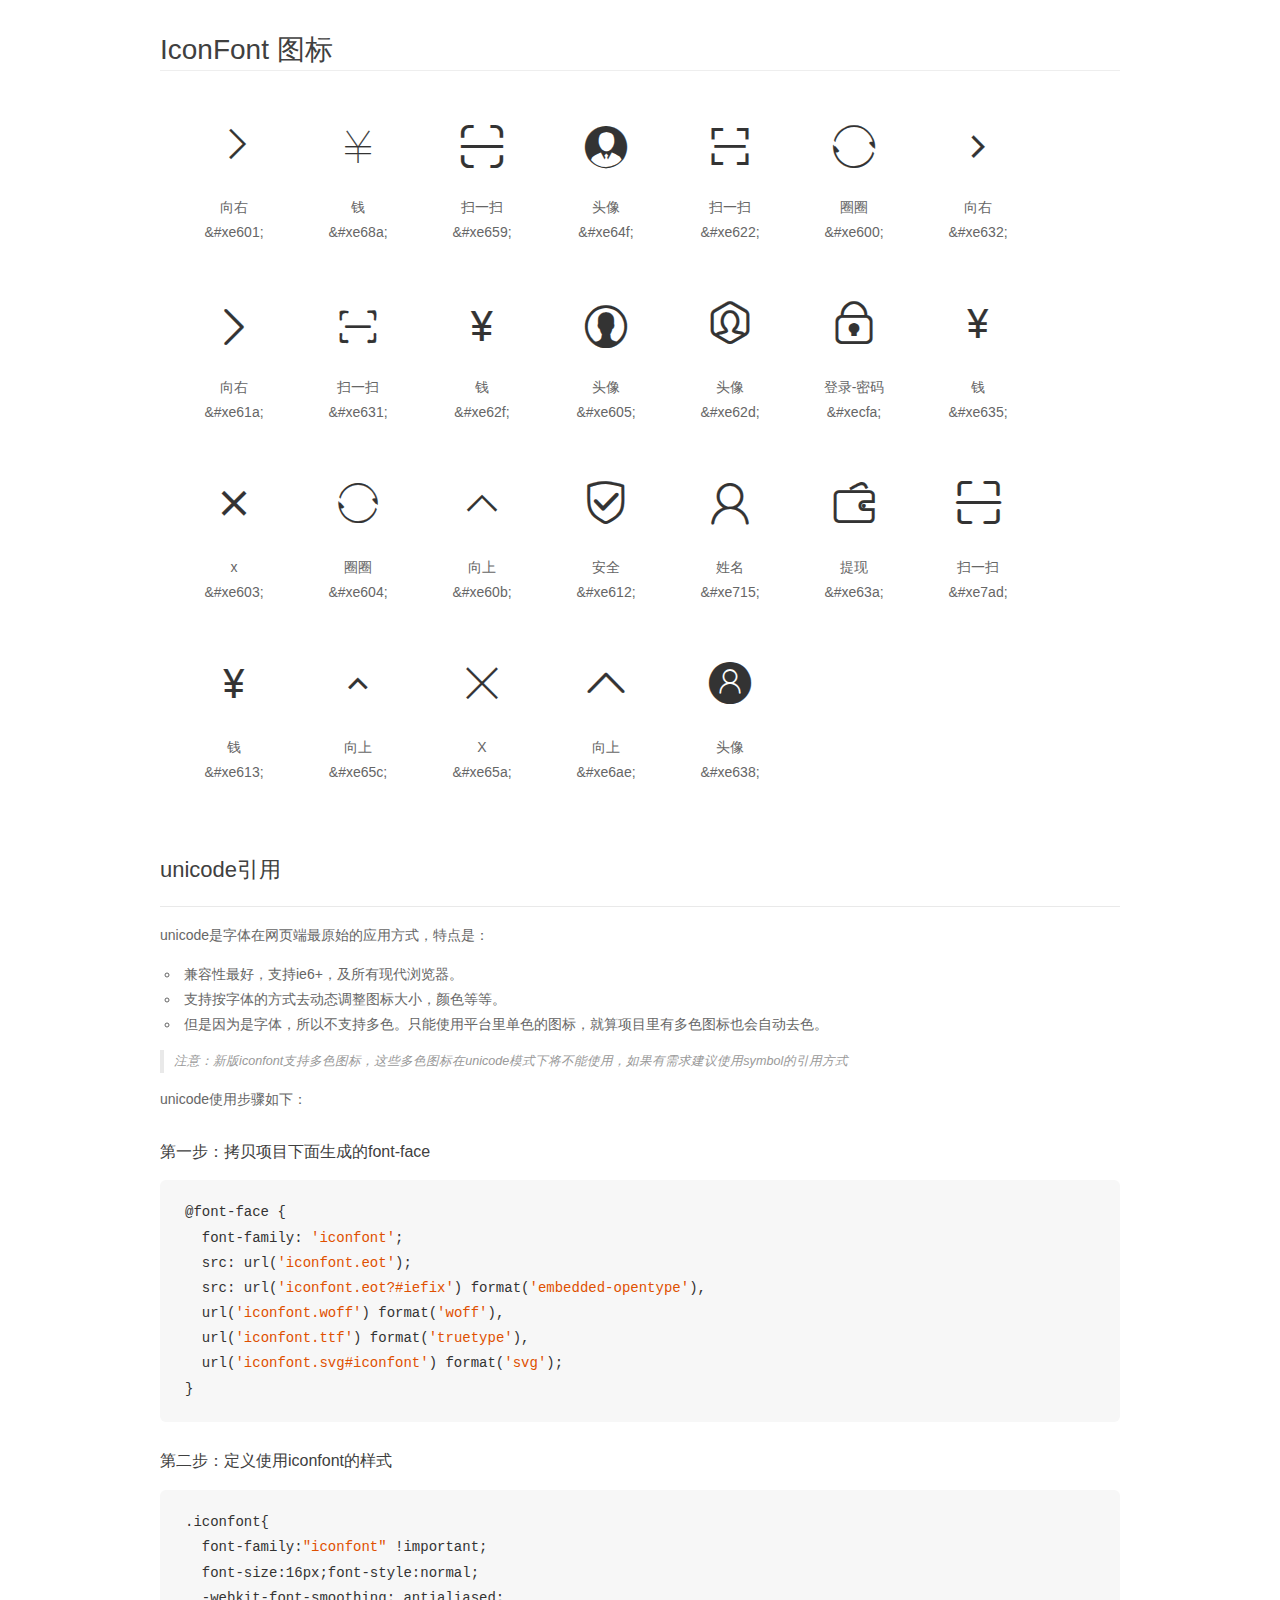
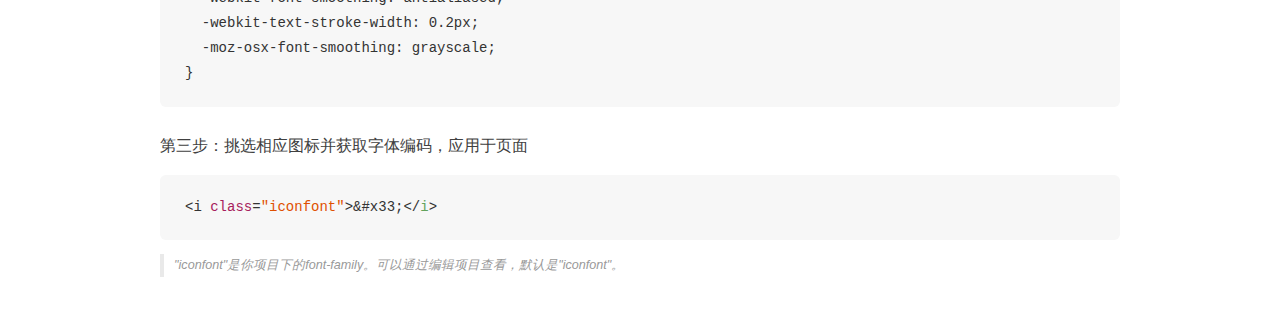
<file: iconfont/appicon_font/demo_unicode.html>
<!DOCTYPE html>
<html>
<head>
    <meta charset="utf-8"/>
    <title>IconFont</title>
    <link rel="stylesheet" href="demo.css">

    <style type="text/css">

        @font-face {font-family: "iconfont";
          src: url('iconfont.eot'); /* IE9*/
          src: url('iconfont.eot#iefix') format('embedded-opentype'), /* IE6-IE8 */
          url('iconfont.woff') format('woff'), /* chrome, firefox */
          url('iconfont.ttf') format('truetype'), /* chrome, firefox, opera, Safari, Android, iOS 4.2+*/
          url('iconfont.svg#iconfont') format('svg'); /* iOS 4.1- */
        }

        .iconfont {
          font-family:"iconfont" !important;
          font-size:16px;
          font-style:normal;
          -webkit-font-smoothing: antialiased;
          -webkit-text-stroke-width: 0.2px;
          -moz-osx-font-smoothing: grayscale;
        }

    </style>
</head>
<body>
    <div class="main markdown">
        <h1>IconFont 图标</h1>
        <ul class="icon_lists clear">
            
                <li>
                <i class="icon iconfont">&#xe601;</i>
                    <div class="name">向右</div>
                    <div class="code">&amp;#xe601;</div>
                </li>
            
                <li>
                <i class="icon iconfont">&#xe68a;</i>
                    <div class="name">钱</div>
                    <div class="code">&amp;#xe68a;</div>
                </li>
            
                <li>
                <i class="icon iconfont">&#xe659;</i>
                    <div class="name">扫一扫</div>
                    <div class="code">&amp;#xe659;</div>
                </li>
            
                <li>
                <i class="icon iconfont">&#xe64f;</i>
                    <div class="name">头像</div>
                    <div class="code">&amp;#xe64f;</div>
                </li>
            
                <li>
                <i class="icon iconfont">&#xe622;</i>
                    <div class="name">扫一扫</div>
                    <div class="code">&amp;#xe622;</div>
                </li>
            
                <li>
                <i class="icon iconfont">&#xe600;</i>
                    <div class="name">圈圈</div>
                    <div class="code">&amp;#xe600;</div>
                </li>
            
                <li>
                <i class="icon iconfont">&#xe632;</i>
                    <div class="name">向右</div>
                    <div class="code">&amp;#xe632;</div>
                </li>
            
                <li>
                <i class="icon iconfont">&#xe61a;</i>
                    <div class="name">向右</div>
                    <div class="code">&amp;#xe61a;</div>
                </li>
            
                <li>
                <i class="icon iconfont">&#xe631;</i>
                    <div class="name">扫一扫</div>
                    <div class="code">&amp;#xe631;</div>
                </li>
            
                <li>
                <i class="icon iconfont">&#xe62f;</i>
                    <div class="name">钱</div>
                    <div class="code">&amp;#xe62f;</div>
                </li>
            
                <li>
                <i class="icon iconfont">&#xe605;</i>
                    <div class="name">头像</div>
                    <div class="code">&amp;#xe605;</div>
                </li>
            
                <li>
                <i class="icon iconfont">&#xe62d;</i>
                    <div class="name">头像</div>
                    <div class="code">&amp;#xe62d;</div>
                </li>
            
                <li>
                <i class="icon iconfont">&#xecfa;</i>
                    <div class="name">登录-密码</div>
                    <div class="code">&amp;#xecfa;</div>
                </li>
            
                <li>
                <i class="icon iconfont">&#xe635;</i>
                    <div class="name">钱</div>
                    <div class="code">&amp;#xe635;</div>
                </li>
            
                <li>
                <i class="icon iconfont">&#xe603;</i>
                    <div class="name">x</div>
                    <div class="code">&amp;#xe603;</div>
                </li>
            
                <li>
                <i class="icon iconfont">&#xe604;</i>
                    <div class="name">圈圈</div>
                    <div class="code">&amp;#xe604;</div>
                </li>
            
                <li>
                <i class="icon iconfont">&#xe60b;</i>
                    <div class="name">向上</div>
                    <div class="code">&amp;#xe60b;</div>
                </li>
            
                <li>
                <i class="icon iconfont">&#xe612;</i>
                    <div class="name">安全</div>
                    <div class="code">&amp;#xe612;</div>
                </li>
            
                <li>
                <i class="icon iconfont">&#xe715;</i>
                    <div class="name">姓名</div>
                    <div class="code">&amp;#xe715;</div>
                </li>
            
                <li>
                <i class="icon iconfont">&#xe63a;</i>
                    <div class="name">提现</div>
                    <div class="code">&amp;#xe63a;</div>
                </li>
            
                <li>
                <i class="icon iconfont">&#xe7ad;</i>
                    <div class="name">扫一扫</div>
                    <div class="code">&amp;#xe7ad;</div>
                </li>
            
                <li>
                <i class="icon iconfont">&#xe613;</i>
                    <div class="name">钱</div>
                    <div class="code">&amp;#xe613;</div>
                </li>
            
                <li>
                <i class="icon iconfont">&#xe65c;</i>
                    <div class="name">向上</div>
                    <div class="code">&amp;#xe65c;</div>
                </li>
            
                <li>
                <i class="icon iconfont">&#xe65a;</i>
                    <div class="name">X</div>
                    <div class="code">&amp;#xe65a;</div>
                </li>
            
                <li>
                <i class="icon iconfont">&#xe6ae;</i>
                    <div class="name">向上</div>
                    <div class="code">&amp;#xe6ae;</div>
                </li>
            
                <li>
                <i class="icon iconfont">&#xe638;</i>
                    <div class="name">头像</div>
                    <div class="code">&amp;#xe638;</div>
                </li>
            
        </ul>
        <h2 id="unicode-">unicode引用</h2>
        <hr>

        <p>unicode是字体在网页端最原始的应用方式，特点是：</p>
        <ul>
        <li>兼容性最好，支持ie6+，及所有现代浏览器。</li>
        <li>支持按字体的方式去动态调整图标大小，颜色等等。</li>
        <li>但是因为是字体，所以不支持多色。只能使用平台里单色的图标，就算项目里有多色图标也会自动去色。</li>
        </ul>
        <blockquote>
        <p>注意：新版iconfont支持多色图标，这些多色图标在unicode模式下将不能使用，如果有需求建议使用symbol的引用方式</p>
        </blockquote>
        <p>unicode使用步骤如下：</p>
        <h3 id="-font-face">第一步：拷贝项目下面生成的font-face</h3>
        <pre><code class="lang-js hljs javascript">@font-face {
  font-family: <span class="hljs-string">'iconfont'</span>;
  src: url(<span class="hljs-string">'iconfont.eot'</span>);
  src: url(<span class="hljs-string">'iconfont.eot?#iefix'</span>) format(<span class="hljs-string">'embedded-opentype'</span>),
  url(<span class="hljs-string">'iconfont.woff'</span>) format(<span class="hljs-string">'woff'</span>),
  url(<span class="hljs-string">'iconfont.ttf'</span>) format(<span class="hljs-string">'truetype'</span>),
  url(<span class="hljs-string">'iconfont.svg#iconfont'</span>) format(<span class="hljs-string">'svg'</span>);
}
</code></pre>
        <h3 id="-iconfont-">第二步：定义使用iconfont的样式</h3>
        <pre><code class="lang-js hljs javascript">.iconfont{
  font-family:<span class="hljs-string">"iconfont"</span> !important;
  font-size:<span class="hljs-number">16</span>px;font-style:normal;
  -webkit-font-smoothing: antialiased;
  -webkit-text-stroke-width: <span class="hljs-number">0.2</span>px;
  -moz-osx-font-smoothing: grayscale;
}
</code></pre>
        <h3 id="-">第三步：挑选相应图标并获取字体编码，应用于页面</h3>
        <pre><code class="lang-js hljs javascript">&lt;i <span class="hljs-class"><span class="hljs-keyword">class</span></span>=<span class="hljs-string">"iconfont"</span>&gt;&amp;#x33;<span class="xml"><span class="hljs-tag">&lt;/<span class="hljs-name">i</span>&gt;</span></span></code></pre>

        <blockquote>
        <p>"iconfont"是你项目下的font-family。可以通过编辑项目查看，默认是"iconfont"。</p>
        </blockquote>
    </div>


</body>
</html>
</file>
<file: css/common_h5.css>
@charset "utf-8";
/*************************************************************
基础信息：
	主明：此css为公共应用的样式，包括公共模块样式，和基础样式，一般附加样式请另起css;
	可以添加和修改里面的样式，但得注明版本和更新内容;
	初始化版本号：1.0;
	初始化人员：zwt;
	日期：2016/01/12;
**********************************************************
更新信息：
	更新日期：2016/02/22
	更新人员：zwt
	更新后版本号：2.0
	更新内容：更新更细节的基础样式，把颜色和一些普遍使用到的属性脱出，方便整体调整
**************************************************************	
	更新日期：2016/06/22
	更新人员：zwt
	更新后版本号：2.1
	更新内容：简化框架css，深度定制了一些内外边距	
**************************************************************		
	更新日期：2016/08/11
	更新人员：zwt
	更新后版本号：3.0
	更新内容：新增几项特殊css，新增伪元素清理浮动【clear3】，按需求增加许多档次选择，框架颜色脱离到qkyui.css
**************************************************************/

/*****************************公用图标字体架构*****************************/


/*各应用独立图标字体架构*/
@font-face {font-family: "app_icon";
  src: url('../iconfont/appicon_font/iconfont.eot'); /* IE9*/
  src: url('../iconfont/appicon_font/iconfont.eot?#iefix') format('embedded-opentype'), /* IE6-IE8 */
  url('../iconfont/appicon_font/iconfont.woff') format('woff'), /* chrome, firefox */
  url('../iconfont/appicon_font/iconfont.ttf') format('truetype'), /* chrome, firefox, opera, Safari, Android, iOS 4.2+*/
  url('../iconfont/appicon_font/iconfont.svg#iconfont') format('svg'); /* iOS 4.1- */
}


.appicon {
  font-family:"app_icon" !important;
  font-size:16px;
  font-style:normal;
  -webkit-font-smoothing: antialiased;
 /*-webkit-text-stroke-width: 0.2px;*/
  -moz-osx-font-smoothing: grayscale;
}


/*****************************盒子dom（移动端专属）*****************************/
.ub{display: -webkit-box !important;display: box !important;position:relative;}
.ub-rev{-webkit-box-direction:reverse;box-direction:reverse;}
.ub-fh{width:100%;}
.ub-fv{height:100%;}
.ub-con{position:absolute;width:100%;height:100%;}
.ub-ac{-webkit-box-align:center;box-align:center;}
.ub-ae{-webkit-box-align:end;box-align:end;}
.ub-pc{-webkit-box-pack:center;box-pack:center;}
.ub-pe{-webkit-box-pack:end;box-pack:end;}
.ub-pj{-webkit-box-pack:justify;box-pack:justify;}
.ub-ver{-webkit-box-orient:vertical;box-orient:vertical;}
.ub-f1{position:relative;-webkit-box-flex: 1; box-flex: 1;}
.ub-f2{position:relative;-webkit-box-flex: 2;box-flex: 2;}
.ub-f3{position:relative;-webkit-box-flex: 3;box-flex: 3;}
.ub-f4{position:relative;-webkit-box-flex: 4;box-flex: 4;}
.ub-f5{position:relative;-webkit-box-flex: 5;box-flex: 5;}
.ub-f6{position:relative;-webkit-box-flex: 6;box-flex: 6;}
.ub-f7{position:relative;-webkit-box-flex: 7;box-flex: 7;}
.ub-f8{position:relative;-webkit-box-flex: 8;box-flex: 8;}
.ub-f9{position:relative;-webkit-box-flex: 9;box-flex: 9;}
.ub-img{-webkit-background-size:contain;background-size:contain;background-repeat:no-repeat;background-position:center;}
.ub-img1{-webkit-background-size:cover;background-size:cover;background-repeat:no-repeat;background-position:center;}
.ub-img2{background-repeat:repeat-x;background-size:auto 100%}
.ub-img3{background-repeat:repeat-y;background-size:100% auto}
.ub-img4{-webkit-background-size:100% auto;background-size:100% auto;background-repeat:no-repeat;background-position:center;}
.ub-img5{-webkit-background-size:auto 100%;background-size:auto 100%;background-repeat:no-repeat;background-position:center;}
.ub-img6{background-repeat:no-repeat;background-position:center;}
.ub-img7{-webkit-background-size:100% 100%;background-size:100% 100%;background-repeat:no-repeat;background-position:center;}


/*****************************基础样式*****************************/
body{ font-size:14px; font-family: Arial,Microsoft YaHei; color:#666666; overflow-x:hidden; width:100%;-webkit-text-stroke: 1px transparent;}
*{ margin:0; padding:0; text-decoration:none; list-style:none; font-weight:normal; outline:none;-webkit-tap-highlight-color: rgba(0,0,0,0);-webkit-tap-highlight-color: transparent;}
h1,h2,h3,h4,h5,h6{ font-weight:normal;}
li,ul{list-style:none; margin:0; padding:0;}
img,button,input,select{ border:0px; outline:none;}
a{ cursor:pointer; text-decoration:none;}
i,em{ font-style:normal;}
textarea,input{ outline:none;}
/*浮动*/
.fl{ float:left!important;}
.fr{ float:right!important;}
/*清除浮动*/
.clear{ clear:both;}
.clear2{ clear:both; zoom:1;}
.clear3:before,.clear3:after{ content: " "; display: table;}
.clear3:after {clear: both;}
/*隐藏*/
.yc{ display:none !important;}
.iskuai{ display:block!important;}
/*文字水平*/
.t_r{ text-align:right!important;}
.t_l{ text-align:left!important;}
.t_c{ text-align: center!important;}
.po_r{ position:relative;}
.po_ab{ position: absolute; top:0; left:0;}

.po_ab_r{ position: absolute; top:0; right:0;}


/*****************************特殊css*****************************/
.trn{-webkit-transition: all 0.25s ease-out 0s;-moz-transition: all 0.25s ease-out 0s;transition: all 0.25s ease-out 0s;}/*过度执行动画  ie8以及以下没作用*/
.trn5{-webkit-transition: all 0.5s ease-out 0s;-moz-transition: all 0.5s ease-out 0s;transition: all 0.5s ease-out 0s;}/*过度执行动画  ie8以及以下没作用*/
.r45{transform:rotate(45deg); -webkit-transform:rotate(45deg);-moz-transform:rotate(45deg);}/*旋转45度  ie8以及以下没作用*/
.r90{transform:rotate(90deg); -webkit-transform:rotate(90deg);-moz-transform:rotate(90deg);}/*旋转90度  ie8以及以下没作用*/
.r180{transform:rotate(180deg); -webkit-transform:rotate(180deg);-moz-transform:rotate(180deg);}/*旋转90度  ie8以及以下没作用*/
.dian3{ overflow:hidden;text-overflow:ellipsis; white-space:nowrap;}/*单行文字超出显示...*/
.t_i{text-indent:2em;}/*段落缩进*/
.mbm{margin:0 auto; display:block; max-width:100%;}/*图片水平居中*/
.bshw{box-shadow:0 1px 3px #ddd;}
.bshw1{ box-shadow:0 4px 4px #ddd;}
.bshw2{ box-shadow:0 1px 2px #eee;}
.bshw3{box-shadow:0px 2px 3px #eee;-webkit-box-shadow:0px 2px 3px #eee;-moz-box-shadow:0px 2px 3px #eee;}
.bshw4{box-shadow:0px 1px 2px #bbb;-webkit-box-shadow:0px 1px 2px #bbb;-moz-box-shadow:0px 1px 2px #bbb;}
.bsthw{ text-shadow:0 2px 3px #ddd; }/*文字阴影*/
.ycfile {position: absolute;width: 100%;height: 100%;left: 0;top: 0;filter: alpha(opacity=0);opacity: 0;z-index: 66;cursor: pointer;}/*完全透明的上传控件*/
.hbtl{ text-decoration:underline;}/*文字底线*/
.box_b{ box-sizing:border-box;}/*块元素浮动算宽度时，忽略边框和内边距*/
.fz_we{ font-weight:700;}/*文字变粗*/

/*****************************灰度文字颜色*****************************/
.co_z1{ color:#111!important;}/*深灰*/
.co_z3{ color:#333!important;}/*平常灰*/
.co_z6{ color:#666!important;}/*淡灰*/
.co_89{ color:#898989!important;}/*一点灰*/
.co_z9{ color:#999!important;}/*一点灰*/
.co_a2{ color:#a2a2a2!important;}/*一点灰*/
.co_ff{ color:#ffffff!important;}/*白*/
.co_red{ color:#F32F32 !important}

/*****************************灰度背景颜色*****************************/
.ba_z1{ background:#111!important;}
.ba_z3{ background:#333!important;}
.ba_z6{ background:#666!important;}
.ba_z9{ background:#999!important;}
.ba_aa{ background:#aaaaaa!important;}
.ba_bb{ background:#bbbbbb!important;}
.ba_dd{ background:#dddddd!important;}
.ba_ee{ background:#eeeeee!important;}
.ba_f1{ background:#f1f1f1!important;}
.ba_f3{ background:#f3f3f3!important;}
.ba_f5{ background:#f5f5f5!important;}
.ba_f6{ background:#f6f6f6!important;}
.ba_f9{ background:#f9f9f9!important;}
.ba_fa{ background:#fafafa!important;}
.ba_fc{ background:#fcfcfc!important;}
.ba_ff{ background:#ffffff!important;}

/*****************************文字字号*****************************/
.fz_12{ font-size:12px!important;}
.fz_14{ font-size:14px!important;}
.fz_16{ font-size:16px!important;}
.fz_18{ font-size:18px!important;}
.fz_20{ font-size:20px!important;}
.fz_22{ font-size:22px!important;}
.fz_24{ font-size:24px!important;}
.fz_26{ font-size:26px!important;}
.fz_28{ font-size:28px!important;}
.fz_30{ font-size:30px!important;}
.fz_36{ font-size:36px!important;}
.fz_40{ font-size:40px!important;}
.fz_50{ font-size:50px!important;}
.fz_60{ font-size:60px!important;}
.fz_70{ font-size:70px!important;}
.fz_80{ font-size:80px!important;}
.fz_90{ font-size:90px!important;}
.fz_100{ font-size:100px!important;}
.fz_160{ font-size:160px!important;}

/*****************************边框*****************************/
.br_eee{  border-color:#eee!important;}
.br_ddd{ border-color:#ddd!important;}
.br_fff{ border-color:#fff !important;}
.br_f1{ border-color:#f1f1f1!important;}
.br_f9{ border-color:#f9f9f9!important;}
.br_nall{ border:none!important;}
.br_nt{ border-top:none!important;}
.br_nb{ border-bottom:none!important;}
.br_nl{ border-left:none!important;}
.br_nr{ border-right:none!important;}

.br_t{ border-top:1px solid;}
.br_b{ border-bottom:1px solid;}
.br_l{ border-left:1px solid;}
.br_r{ border-right:1px solid;}

/*圆角 ie8以及以下没作用*/
.brra_4{ border-radius:4px;-webkit-border-radius:4px;-moz-border-radius:4px;}
.brra_6{ border-radius:6px;-webkit-border-radius:6px;-moz-border-radius:6px;}
.brra_8{ border-radius:8px;-webkit-border-radius:8px;-moz-border-radius:8px;}
.brra_17{ border-radius:17px;-webkit-border-radius:17px;-moz-border-radius:17px;}
.brra_50{ border-radius:50%;-webkit-border-radius:50%;-moz-border-radius:50%;}/*圆形 ie8以及以下没作用*/

/*****************************内边距*****************************/
/*整体8档*/
.pa_6{ padding:6px!important;}
.pa_8{ padding:8px!important;}
.pa_10{ padding:10px!important;}
.pa_12{ padding:12px!important;}
.pa_14{ padding:14px!important;}
.pa_16{ padding:16px!important;}
.pa_18{ padding:18px!important;}
.pa_20{ padding:20px!important;}

/*整体百分比10档*/
.pa_b2{ padding:2%!important;}
.pa_b4{ padding:4%!important;}
.pa_b5{ padding:5%!important;}
.pa_b6{ padding:6%!important;}
.pa_b8{ padding:8%!important;}
.pa_b10{ padding:10%!important;}
.pa_b12{ padding:12%!important;}
.pa_b14{ padding:14%!important;}
.pa_b16{ padding:16%!important;}
.pa_b20{ padding:20%!important;}


/*对立两边8档*/
.pa_tb6{padding-top:6px!important;padding-bottom:6px!important;}
.pa_tb8{padding-top:8px!important;padding-bottom:8px!important;}
.pa_tb10{padding-top:10px!important;padding-bottom:10px!important;}
.pa_tb12{padding-top:12px!important;padding-bottom:12px!important;}
.pa_tb14{padding-top:14px!important;padding-bottom:14px!important;}
.pa_tb16{padding-top:16px!important;padding-bottom:16px!important;}
.pa_tb18{padding-top:18px!important;padding-bottom:18px!important;}
.pa_tb20{padding-top:20px!important;padding-bottom:20px!important;}
.pa_lr6{padding-left:6px!important;padding-right:6px!important;}
.pa_lr8{padding-left:8px!important;padding-right:8px!important;}
.pa_lr10{padding-left:10px!important;padding-right:10px!important;}
.pa_lr12{padding-left:12px!important;padding-right:12px!important;}
.pa_lr14{padding-left:14px!important;padding-right:14px!important;}
.pa_lr16{padding-left:16px!important;padding-right:16px!important;}
.pa_lr18{padding-left:18px!important;padding-right:18px!important;}
.pa_lr20{padding-left:20px!important;padding-right:20px!important;}

/*单边12档*/
.pl26{ padding-left:26px!important;}
.pr26{ padding-right:26px!important;}
.pl20{ padding-left:20px!important;}
.pr20{ padding-right:20px!important;}
.pl18{ padding-left:18px!important;}
.pr18{ padding-right:18px!important;}
.pl16{ padding-left:16px!important;}
.pr16{ padding-right:16px!important;}
.pl14{ padding-left:14px!important;}
.pr14{ padding-right:14px!important;}
.pl12{ padding-left:12px!important;}
.pr12{ padding-right:12px!important;}
.pr10{ padding-right:10px!important;}
.pl10{ padding-left:10px!important;}
.pr8{ padding-right:8px!important;}
.pl8{ padding-left:8px!important;}
.pr6{ padding-right:6px!important;}
.pl6{ padding-left:6px!important;}
.pr4{ padding-right:4px!important;}
.pl4{ padding-left:4px!important;}
.pr2{ padding-right:2px!important;}
.pl2{ padding-left:2px!important;}
.pr0{ padding-right:0px!important;}
.pl0{ padding-left:0px!important;}

.pt26{ padding-top:26px!important;}
.pb26{ padding-bottom:26px!important;}
.pt20{ padding-top:20px!important;}
.pb20{ padding-bottom:20px!important;}
.pt18{ padding-top:18px!important;}
.pb18{ padding-bottom:18px!important;}
.pt16{ padding-top:16px!important;}
.pb16{ padding-bottom:16px!important;}
.pt14{ padding-top:14px!important;}
.pb14{ padding-bottom:14px!important;}
.pt12{ padding-top:12px!important;}
.pb12{ padding-bottom:12px!important;}
.pt10{ padding-top:10px!important;}
.pb10{ padding-bottom:10px!important;}
.pt8{ padding-top:8px!important;}
.pb8{ padding-bottom:8px!important;}
.pt6{ padding-top:6px!important;}
.pb6{ padding-bottom:6px!important;}
.pt4{ padding-top:4px!important;}
.pb4{ padding-bottom:4px!important;}
.pt2{ padding-top:2px!important;}
.pb2{ padding-bottom:2px!important;}
.pt0{ padding-top:0px!important;}
.pb0{ padding-bottom:0px!important;}

/*****************************外边距*****************************/
/*整体8档*/
.ma_6{ margin:6px!important;}
.ma_8{ margin:8px!important;}
.ma_10{ margin:10px!important;}
.ma_12{ margin:12px!important;}
.ma_14{ margin:14px!important;}
.ma_16{ margin:16px!important;}
.ma_18{ margin:18px!important;}
.ma_20{ margin:20px!important;}

/*整体百分比10档*/
.ma_b2{ margin:2%!important;}
.ma_b4{ margin:4%!important;}
.ma_b5{ margin:5%!important;}
.ma_b6{ margin:6%!important;}
.ma_b8{ margin:8%!important;}
.ma_b10{ margin:10%!important;}
.ma_b12{ margin:12%!important;}
.ma_b14{ margin:14%!important;}
.ma_b16{ margin:16%!important;}
.ma_b20{ margin:20%!important;}

/*左右自由，就div水平居中*/
.ma_lrauto{margin-left: auto!important;margin-right:auto!important;}

/*对立两边8档*/
.ma_tb6{margin-top:6px!important;margin-bottom:6px!important;}
.ma_tb8{margin-top:8px!important;margin-bottom:8px!important;}
.ma_tb10{margin-top:10px!important;margin-bottom:10px!important;}
.ma_tb12{madding-top:12px!important;margin-bottom:12px!important;}
.ma_tb14{margin-top:14px!important;margin-bottom:14px!important;}
.ma_tb16{margin-top:16px!important;margin-bottom:16px!important;}
.ma_tb18{margin-top:18px!important;margin-bottom:18px!important;}
.ma_tb20{margin-top:20px!important;margin-bottom:20px!important;}
.ma_lr6{margin-left:6px!important;margin-right:6px!important;}
.ma_lr8{margin-left:8px!important;margin-right:8px!important;}
.ma_lr10{margin-left:10px!important;margin-right:10px!important;}
.ma_lr12{margin-left:12px!important;margin-right:12px!important;}
.ma_lr14{margin-left:14px!important;margin-right:14px!important;}
.ma_lr16{margin-left:16px!important;margin-right:16px!important;}
.ma_lr18{margin-left:18px!important;margin-right:18px!important;}
.ma_lr20{margin-left:20px!important;margin-right:20px!important;}

/*单边12档*/
.ml26{ margin-left:26px!important;}
.mr26{ margin-right:26px!important;}
.ml20{ margin-left:20px!important;}
.mr20{ margin-right:20px!important;}
.ml18{ margin-left:18px!important;}
.mr18{ margin-right:18px!important;}
.ml16{ margin-left:16px!important;}
.mr16{ margin-right:16px!important;}
.mr14{ margin-right:14px!important;}
.ml14{ margin-left:14px!important;}
.mr12{ margin-right:12px!important;}
.ml12{ margin-left:12px!important;}
.mr10{ margin-right:10px!important;}
.ml10{ margin-left:10px!important;}
.mr8{ margin-right:8px!important;}
.ml8{ margin-left:8px!important;}
.mr6{ margin-right:6px!important;}
.ml6{ margin-left:6px!important;}
.mr4{ margin-right:4px!important;}
.ml4{ margin-left:4px!important;}
.mr2{ margin-right:2px!important;}
.ml2{ margin-left:2px!important;}
.mr0{ margin-right:0px!important;}
.ml0{ margin-left:0px!important;}

.mt26{ margin-top:26px!important;}
.mb26{ margin-bottom:26px!important;}
.mt20{ margin-top:20px!important;}
.mb20{ margin-bottom:20px!important;}
.mt18{ margin-top:18px!important;}
.mb18{ margin-bottom:18px!important;}
.mt16{ margin-top:16px!important;}
.mb16{ margin-bottom:16px!important;}
.mt14{ margin-top:14px!important;}
.mb14{ margin-bottom:14px!important;}
.mt12{ margin-top:12px!important;}
.mb12{ margin-bottom:12px!important;}
.mt10{ margin-top:10px!important;}
.mb10{ margin-bottom:10px!important;}
.mt8{ margin-top:8px!important;}
.mb8{ margin-bottom:8px!important;}
.mt6{ margin-top:6px!important;}
.mb6{ margin-bottom:6px!important;}
.mt4{ margin-top:4px!important;}
.mb4{ margin-bottom:4px!important;}
.mt2{ margin-top:2px!important;}
.mb2{ margin-bottom:2px!important;}
.mt0{ margin-top:0px!important;}
.mb0{ margin-bottom:0px!important;}

/*****************************百分比宽度*****************************/
.wd_100{ width:100%!important;}
.wd_98{ width:98%!important;}
.wd_96{ width:96%!important;}
.wd_95{ width:95%!important;}
.wd_94{ width:94%!important;}
.wd_92{ width:92%!important;}
.wd_90{ width:90%!important;}
.wd_88{ width:88%!important;}
.wd_86{ width:86%!important;}
.wd_85{ width:85%!important;}
.wd_84{ width:84%!important;}
.wd_82{ width:82%!important;}
.wd_80{ width:80%!important;}
.wd_78{ width:78%!important;}
.wd_76{ width:76%!important;}
.wd_75{ width:75%!important;}
.wd_74{ width:74%!important;}
.wd_72{ width:72%!important;}
.wd_70{ width:70%!important;}
.wd_68{ width:68%!important;}
.wd_66{ width:66%!important;}
.wd_65{ width:65%!important;}
.wd_64{ width:64%!important;}
.wd_62{ width:62%!important;}
.wd_60{ width:60%!important;}
.wd_58{ width:58%!important;}
.wd_56{ width:56%!important;}
.wd_55{ width:55%!important;}
.wd_54{ width:54%!important;}
.wd_52{ width:52%!important;}
.wd_50{ width:50%!important;}
.wd_48{ width:48%!important;}
.wd_46{ width:46%!important;}
.wd_45{ width:45%!important;}
.wd_44{ width:44%!important;}
.wd_42{ width:42%!important;}
.wd_40{ width:40%!important;}
.wd_38{ width:38%!important;}
.wd_36{ width:36%!important;}
.wd_35{ width:35%!important;}
.wd_34{ width:34%!important;}
.wd_32{ width:32%!important;}
.wd_30{ width:30%!important;}
.wd_28{ width:28%!important;}
.wd_26{ width:26%!important;}
.wd_25{ width:25%!important;}
.wd_24{ width:24%!important;}
.wd_22{ width:22%!important;}
.wd_20{ width:20%!important;}
.wd_18{ width:18%!important;}
.wd_17{ width:17%!important;}
.wd_16{ width:16%!important;}
.wd_15{ width:15%!important;}
.wd_14{ width:14%!important;}
.wd_12{ width:12%!important;}
.wd_10{ width:10%!important;}
.wd_8{ width:8%!important;}
.wd_6{ width:6%!important;}
.wd_5{ width:5%!important;}
.wd_4{ width:4%!important;}
.wd_2{ width:2%!important;}
.wd_1{ width:1%!important;}

/*****************************主框架样式*****************************/

.qkyh5_header{position: fixed;top: 0;left: 0;z-index:9999;width: 100%;}

.qkyh5_barnav{ width:100%;}
.qkyh5_barnav a{ display:block; padding:14px 0 12px; text-align:center; font-size:16px;} 

.qkyh5_search{ padding:10px 4%;}
.qkyh5_search .search_btn{ width:30px; text-align:center; position:absolute; left:0; height:32px; line-height:30px;}
.qkyh5_search input{ padding:0 2%; box-sizing:border-box;}
.qkyh5_search .h18{ height:18px;}
.lcmore{ width:18px; display:none;}
.qkyh5_main{ padding:0 0 60px;}

.qkyh5_footbg{ position:fixed; bottom:0;left:0; width:100%;  z-index:9997; height:58px;}
.footer {position: fixed;bottom:8px;left:2%;width:96%; border-radius:4px;z-index:9997;}
.footer li {height:42px; line-height:42px;}
</file>
<file: css/xsda.css>
@charset "utf-8";
/* CSS Document */
.qkybody{ background:#f2f1f6;}
.main_bg{ background:#f2f1f6;}
.ba_53{ background:#535353;}
.h100{ height:100%;}
.hauto{ height:auto !important;}
.h40{height:186px;}
.h260{height:260px;}
.socrllbox{ overflow-y:scroll;}
.xscorll{ overflow-x:scroll; overflow-y:hidden;}
.co_wx{color:#0db310;}
.br_wx{ border-color:#e4e4e6 !important}
.br_db{ border-bottom:1px dashed;}
.lh{ line-height:34px;}

.pro_zfcho a{ display:block;  border-radius:4px; border:1px solid #e4e4e6; color:#787878;  font-size:16px; text-align:center; line-height:32px; float:left; box-sizing:border-box; width:30%; margin-left:2.5%; margin-bottom:2.5%;} 
.pro_zfcho a.cur{ color:#0db310; border-color:#0db310;}
.pro_zfbut{ width:90%; display:block; border-radius:6px; background:#0db310; color:#fff; font-size:16px; text-align:center; line-height:40px; margin:14px auto; border:1px solid #0db310;}
.pro_zfbut.un{color:#666; border:1px solid #cacaca;
background: -webkit-linear-gradient(#fff, #f1f1f1);
background: linear-gradient(#fff, #f1f1f1);
background: -moz-linear-gradient(#fff, #f1f1f1);
}/*背景中间向头底渐变*/


.pro_zfbut.on{ color:#333;border:1px solid #ccc;
background: -webkit-linear-gradient(#f9f9f9, #eee);
background: linear-gradient(#f9f9f9, #eee);
background: -moz-linear-gradient(#f9f9f9, #eee);
}/*背景中间向头底渐变*/

.pro_zfbut.un:hover{ color:#333;border:1px solid #ccc;
background: -webkit-linear-gradient(#f9f9f9, #eee);
background: linear-gradient(#f9f9f9, #eee);
background: -moz-linear-gradient(#f9f9f9, #eee);}

.zf_input{ width:94%;border:1px solid #e4e4e6; height:36px; line-height:36px; margin:4px 3%; border-radius:4px; box-sizing:border-box; padding:0 16px;font-family: Arial,Microsoft YaHei;}
.zf_icon{animation:xz 1s linear infinite;transform:rotate(360deg); display: block; opacity:0; position:absolute; left:38%; top:0;}
.zf_icon.open{ opacity:1;}
@keyframes xz {
  0%{transform:rotate(0deg);}

　　50%{transform:rotate(180deg);}

　　100%{transform:rotate(360deg);}
}

.page{ position: absolute; left:0; top:0; transform:translateX(100%); width:100%; opacity:0;}
.page.open{  transform:translateX(0); opacity:1;}
.plu{ position:fixed; bottom:0; left:0; width:100%;box-sizing:border-box; padding:0 14px;}
.plu a{ line-height:32px; color:#999; font-size:14px;}

.s_box{ padding:14% 0; box-sizing:border-box;}

.a_box{ position:fixed; bottom:32px; left:2.5%; z-index:66666; border-bottom:1px solid #ddd; padding:6% 0; width:95%;}
.a_box .pro_zfbut.un:hover{ color:#fff;border:1px solid #0aa10d;
background: -webkit-linear-gradient(#34ca37, #0db310);
background: linear-gradient(#34ca37, #0db310);
background: -moz-linear-gradient(#34ca37, #0db310);}

.a_ul{ width:25%; float:left;}
.a_li{ width:84%; border-radius:50%; background:#0db310; color:#fff; display:block; margin:0 auto; text-align:center;}
.a_li:hover{ background:#34ca37;}

.btn{ width:60%; display:inline-block; padding:6px 0; background:#0db310; color:#fff; font-size:16px; text-align:center; border-radius:6px;}
.btn:hover{background:#34ca37;}
.btn.dal{ background:#f1f1f1; border:1px solid #ddd; color:#535353; width:50%;}
.btn.auto{ width:auto; padding:6px 10px;}

.input_btn input{ width:100%; background:#none; border:1px solid #ddd; height:36px; line-height:36px; box-sizing:border-box; padding:0 16px;font-family: Arial,Microsoft YaHei; color:#535353; border-right:0; border-radius:4px 0 0 4px;}
.input_btn  .btn{ border-radius:0 4px 4px 0; height:36px; line-height:36px; padding:0; width:auto; box-sizing:border-box;}

.lt_btn3{ width:100%;}
.lt_btn3 .btn{ display:block; font-size:14px; background:#fff; border:1px solid #ddd; color:#535353; padding:0; height:28px; line-height:28px; text-align:center;}
.lt_btn3 .btn:nth-child(1){ border-radius:4px 0 0 4px;}
.lt_btn3 .btn:nth-child(2){ border-right:0; border-left:0; border-radius:0; }
.lt_btn3 .btn:nth-child(3){ border-radius:0 4px 4px 0;}
.lt_btn3 .btn.active{background:#0db310; color:#fff; border-color:#0db310;}


.jl_li{}
.jl_li_up{ background:#fff; padding:16px; box-sizing:border-box;border-bottom:1px  dashed #eee;}
.jl_li_down{ background:#f6f6f6;padding:6px 0 0; border-bottom:1px solid #ddd; display:none; margin-bottom:10px;}
.down_li{ height:34px; line-height:34px; padding:0 16px;}
.line{ background:#fcfcfc; padding:6px 16px; border-top:1px dashed #ddd;}
.jl_iconbtn{ color:#0db310;}
.tips{ padding:4px 0; background:#0db310; color:#fff; width:80px; text-align:center; margin: 0  auto; font-size:13px; border-radius:6px;  }
.tips.unsuc{ background:#DD383B;}
.pb32{ padding-bottom:32px; overflow-y:scroll}

.wx_tx img{ width:50px; height:50px; display:block; margin:0 auto; border-radius:2px;}

.tx_input{ background:none; border:none; border-bottom:1px solid #eee; height:36px; line-height:36px; width:100%; box-sizing:border-box; padding: 0 16px;font-family: Arial,Microsoft YaHei; font-size:16px; color:#535353;}
.tx_icon{ top:6px; font-size:18px;}

.txli_more{ display:none;}
.tx_morebtn{ top:16px; width:44px; height:44px; text-align:center; line-height:44px;}
.sz_li:hover{ opacity:0.5}
.txli_down{ background:#f9f9f9; border-top:1px  dashed #eee;}

.pages{  position:fixed; top:0; left:0; z-index:9999999; background:#f2f1f6; width:100%; height:100%;transform:translateX(100%); opacity:0;}
.pages.open{  transform:translateX(0); opacity:1;}
</file>
<file: iconfont/appicon_font/iconfont.css>
@font-face {font-family: "iconfont";
  src: url('iconfont.eot?t=1484041057987'); /* IE9*/
  src: url('iconfont.eot?t=1484041057987#iefix') format('embedded-opentype'), /* IE6-IE8 */
  url('iconfont.woff?t=1484041057987') format('woff'), /* chrome, firefox */
  url('iconfont.ttf?t=1484041057987') format('truetype'), /* chrome, firefox, opera, Safari, Android, iOS 4.2+*/
  url('iconfont.svg?t=1484041057987#iconfont') format('svg'); /* iOS 4.1- */
}

.iconfont {
  font-family:"iconfont" !important;
  font-size:16px;
  font-style:normal;
  -webkit-font-smoothing: antialiased;
  -moz-osx-font-smoothing: grayscale;
}

.icon-xiangyou:before { content: "\e601"; }

.icon-qian:before { content: "\e68a"; }

.icon-saoyisao:before { content: "\e659"; }

.icon-touxiang:before { content: "\e64f"; }

.icon-saoyisao1:before { content: "\e622"; }

.icon-icon:before { content: "\e600"; }

.icon-open-right:before { content: "\e632"; }

.icon-xiangyou1:before { content: "\e61a"; }

.icon-saoyisao2:before { content: "\e631"; }

.icon-qian1:before { content: "\e62f"; }

.icon-touxiang1:before { content: "\e605"; }

.icon-touxiang3:before { content: "\e62d"; }

.icon-denglumima:before { content: "\ecfa"; }

.icon-qian-copy:before { content: "\e635"; }

.icon-x-copy:before { content: "\e603"; }

.icon-icon-copy:before { content: "\e604"; }

.icon-arrows-down:before { content: "\e60b"; }

.icon-anquan:before { content: "\e612"; }

.icon-xingming:before { content: "\e715"; }

.icon-tixian:before { content: "\e63a"; }

.icon-saoyisao3:before { content: "\e7ad"; }

.icon-jiage-copy:before { content: "\e613"; }

.icon-xiangshang:before { content: "\e65c"; }

.icon-x:before { content: "\e65a"; }

.icon-xiangshang1:before { content: "\e6ae"; }

.icon-touxiang2:before { content: "\e638"; }
</file>
<file: iconfont/appicon_font/demo.css>
*{margin: 0;padding: 0;list-style: none;}
/*
KISSY CSS Reset
理念：1. reset 的目的不是清除浏览器的默认样式，这仅是部分工作。清除和重置是紧密不可分的。
2. reset 的目的不是让默认样式在所有浏览器下一致，而是减少默认样式有可能带来的问题。
3. reset 期望提供一套普适通用的基础样式。但没有银弹，推荐根据具体需求，裁剪和修改后再使用。
特色：1. 适应中文；2. 基于最新主流浏览器。
维护：玉伯<lifesinger@gmail.com>, 正淳<ragecarrier@gmail.com>
 */

/** 清除内外边距 **/
body, h1, h2, h3, h4, h5, h6, hr, p, blockquote, /* structural elements 结构元素 */
dl, dt, dd, ul, ol, li, /* list elements 列表元素 */
pre, /* text formatting elements 文本格式元素 */
form, fieldset, legend, button, input, textarea, /* form elements 表单元素 */
th, td /* table elements 表格元素 */ {
  margin: 0;
  padding: 0;
}

/** 设置默认字体 **/
body,
button, input, select, textarea /* for ie */ {
  font: 12px/1.5 tahoma, arial, \5b8b\4f53, sans-serif;
}
h1, h2, h3, h4, h5, h6 { font-size: 100%; }
address, cite, dfn, em, var { font-style: normal; } /* 将斜体扶正 */
code, kbd, pre, samp { font-family: courier new, courier, monospace; } /* 统一等宽字体 */
small { font-size: 12px; } /* 小于 12px 的中文很难阅读，让 small 正常化 */

/** 重置列表元素 **/
ul, ol { list-style: none; }

/** 重置文本格式元素 **/
a { text-decoration: none; }
a:hover { text-decoration: underline; }


/** 重置表单元素 **/
legend { color: #000; } /* for ie6 */
fieldset, img { border: 0; } /* img 搭车：让链接里的 img 无边框 */
button, input, select, textarea { font-size: 100%; } /* 使得表单元素在 ie 下能继承字体大小 */
/* 注：optgroup 无法扶正 */

/** 重置表格元素 **/
table { border-collapse: collapse; border-spacing: 0; }

/* 清除浮动 */
.ks-clear:after, .clear:after {
  content: '\20';
  display: block;
  height: 0;
  clear: both;
}
.ks-clear, .clear {
  *zoom: 1;
}

.main {
  padding: 30px 100px;
width: 960px;
margin: 0 auto;
}
.main h1{font-size:36px; color:#333; text-align:left;margin-bottom:30px; border-bottom: 1px solid #eee;}

.helps{margin-top:40px;}
.helps pre{
  padding:20px;
  margin:10px 0;
  border:solid 1px #e7e1cd;
  background-color: #fffdef;
  overflow: auto;
}

.icon_lists{
  width: 100% !important;

}

.icon_lists li{
  float:left;
  width: 100px;
  height:180px;
  text-align: center;
  list-style: none !important;
}
.icon_lists .icon{
  font-size: 42px;
  line-height: 100px;
  margin: 10px 0;
  color:#333;
  -webkit-transition: font-size 0.25s ease-out 0s;
  -moz-transition: font-size 0.25s ease-out 0s;
  transition: font-size 0.25s ease-out 0s;

}
.icon_lists .icon:hover{
  font-size: 100px;
}



.markdown {
  color: #666;
  font-size: 14px;
  line-height: 1.8;
}

.highlight {
  line-height: 1.5;
}

.markdown img {
  vertical-align: middle;
  max-width: 100%;
}

.markdown h1 {
  color: #404040;
  font-weight: 500;
  line-height: 40px;
  margin-bottom: 24px;
}

.markdown h2,
.markdown h3,
.markdown h4,
.markdown h5,
.markdown h6 {
  color: #404040;
  margin: 1.6em 0 0.6em 0;
  font-weight: 500;
  clear: both;
}

.markdown h1 {
  font-size: 28px;
}

.markdown h2 {
  font-size: 22px;
}

.markdown h3 {
  font-size: 16px;
}

.markdown h4 {
  font-size: 14px;
}

.markdown h5 {
  font-size: 12px;
}

.markdown h6 {
  font-size: 12px;
}

.markdown hr {
  height: 1px;
  border: 0;
  background: #e9e9e9;
  margin: 16px 0;
  clear: both;
}

.markdown p,
.markdown pre {
  margin: 1em 0;
}

.markdown > p,
.markdown > blockquote,
.markdown > .highlight,
.markdown > ol,
.markdown > ul {
  width: 80%;
}

.markdown ul > li {
  list-style: circle;
}

.markdown > ul li,
.markdown blockquote ul > li {
  margin-left: 20px;
  padding-left: 4px;
}

.markdown > ul li p,
.markdown > ol li p {
  margin: 0.6em 0;
}

.markdown ol > li {
  list-style: decimal;
}

.markdown > ol li,
.markdown blockquote ol > li {
  margin-left: 20px;
  padding-left: 4px;
}

.markdown code {
  margin: 0 3px;
  padding: 0 5px;
  background: #eee;
  border-radius: 3px;
}

.markdown pre {
  border-radius: 6px;
  background: #f7f7f7;
  padding: 20px;
}

.markdown pre code {
  border: none;
  background: #f7f7f7;
  margin: 0;
}

.markdown strong,
.markdown b {
  font-weight: 600;
}

.markdown > table {
  border-collapse: collapse;
  border-spacing: 0px;
  empty-cells: show;
  border: 1px solid #e9e9e9;
  width: 95%;
  margin-bottom: 24px;
}

.markdown > table th {
  white-space: nowrap;
  color: #333;
  font-weight: 600;

}

.markdown > table th,
.markdown > table td {
  border: 1px solid #e9e9e9;
  padding: 8px 16px;
  text-align: left;
}

.markdown > table th {
  background: #F7F7F7;
}

.markdown blockquote {
  font-size: 90%;
  color: #999;
  border-left: 4px solid #e9e9e9;
  padding-left: 0.8em;
  margin: 1em 0;
  font-style: italic;
}

.markdown blockquote p {
  margin: 0;
}

.markdown .anchor {
  opacity: 0;
  transition: opacity 0.3s ease;
  margin-left: 8px;
}

.markdown .waiting {
  color: #ccc;
}

.markdown h1:hover .anchor,
.markdown h2:hover .anchor,
.markdown h3:hover .anchor,
.markdown h4:hover .anchor,
.markdown h5:hover .anchor,
.markdown h6:hover .anchor {
  opacity: 1;
  display: inline-block;
}

.markdown > br,
.markdown > p > br {
  clear: both;
}


.hljs {
  display: block;
  background: white;
  padding: 0.5em;
  color: #333333;
  overflow-x: auto;
}

.hljs-comment,
.hljs-meta {
  color: #969896;
}

.hljs-string,
.hljs-variable,
.hljs-template-variable,
.hljs-strong,
.hljs-emphasis,
.hljs-quote {
  color: #df5000;
}

.hljs-keyword,
.hljs-selector-tag,
.hljs-type {
  color: #a71d5d;
}

.hljs-literal,
.hljs-symbol,
.hljs-bullet,
.hljs-attribute {
  color: #0086b3;
}

.hljs-section,
.hljs-name {
  color: #63a35c;
}

.hljs-tag {
  color: #333333;
}

.hljs-title,
.hljs-attr,
.hljs-selector-id,
.hljs-selector-class,
.hljs-selector-attr,
.hljs-selector-pseudo {
  color: #795da3;
}

.hljs-addition {
  color: #55a532;
  background-color: #eaffea;
}

.hljs-deletion {
  color: #bd2c00;
  background-color: #ffecec;
}

.hljs-link {
  text-decoration: underline;
}

pre{
  background: #fff;
}
</file>
